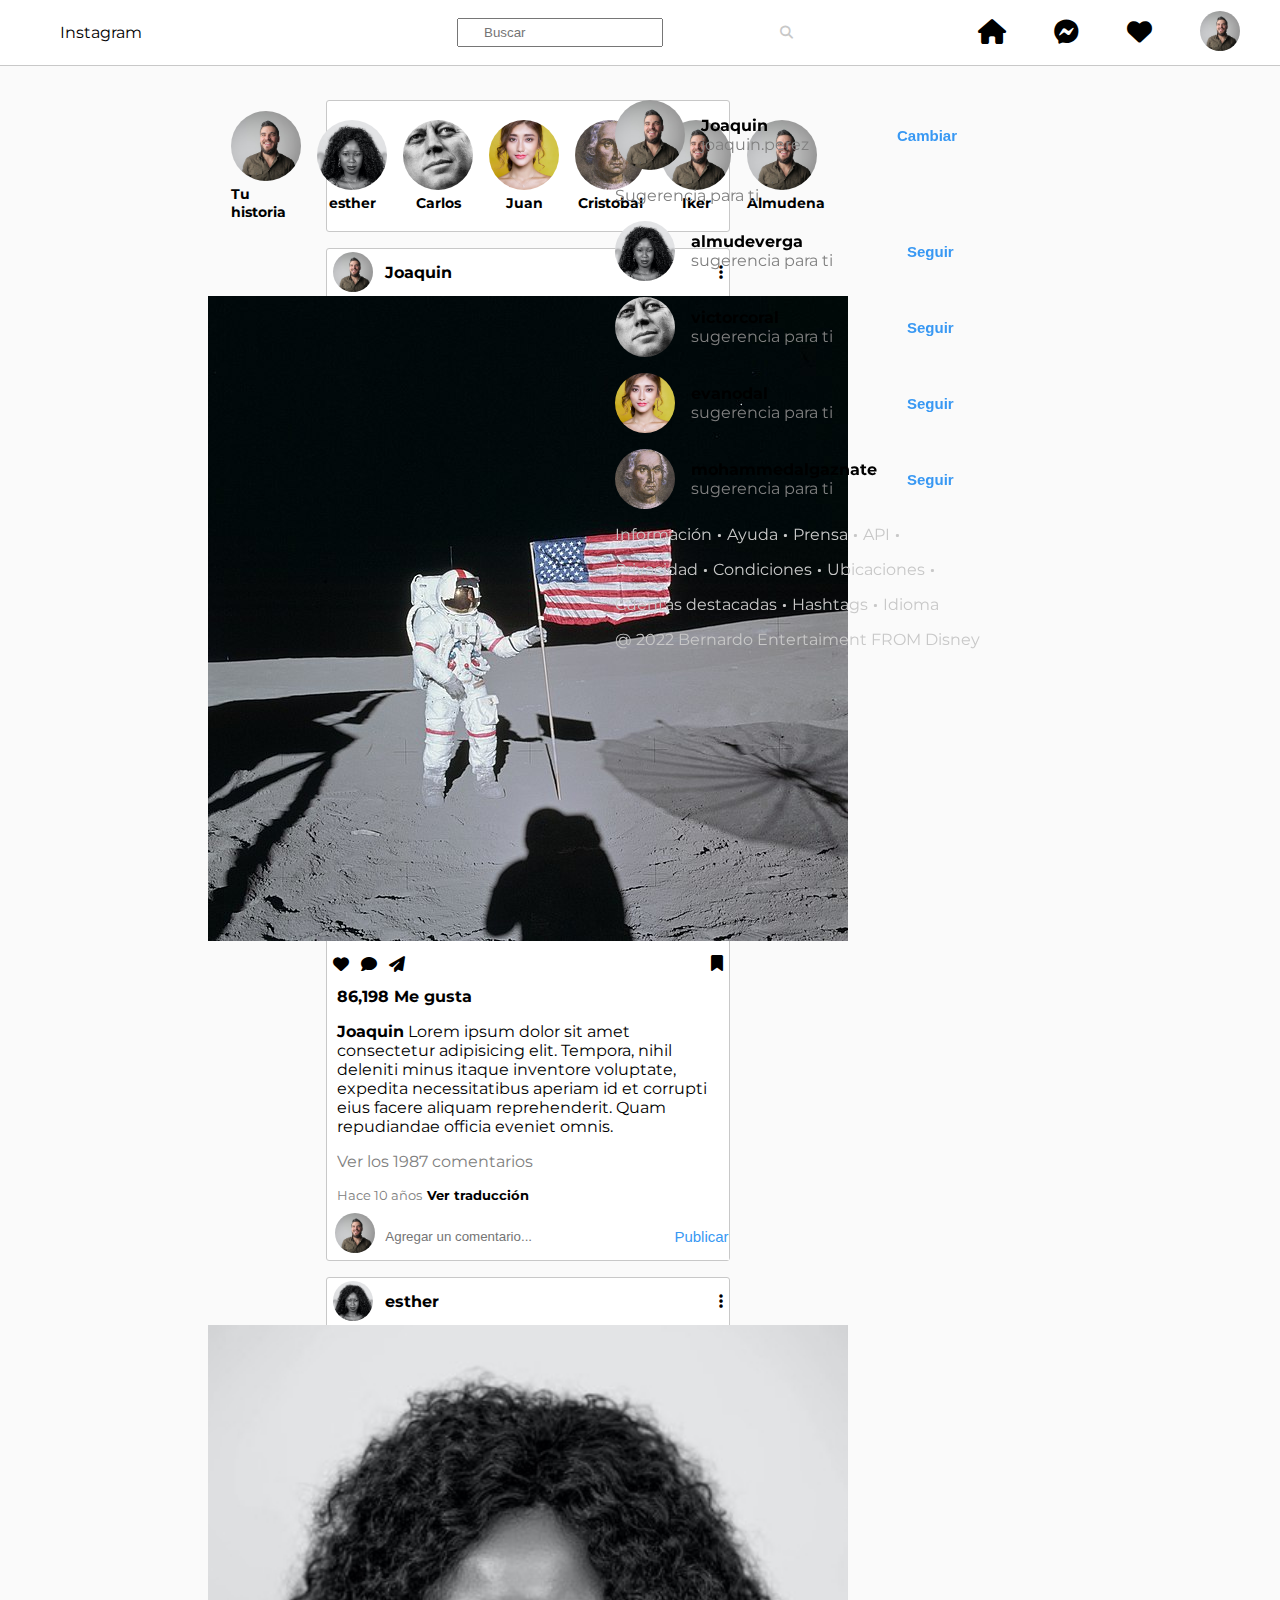
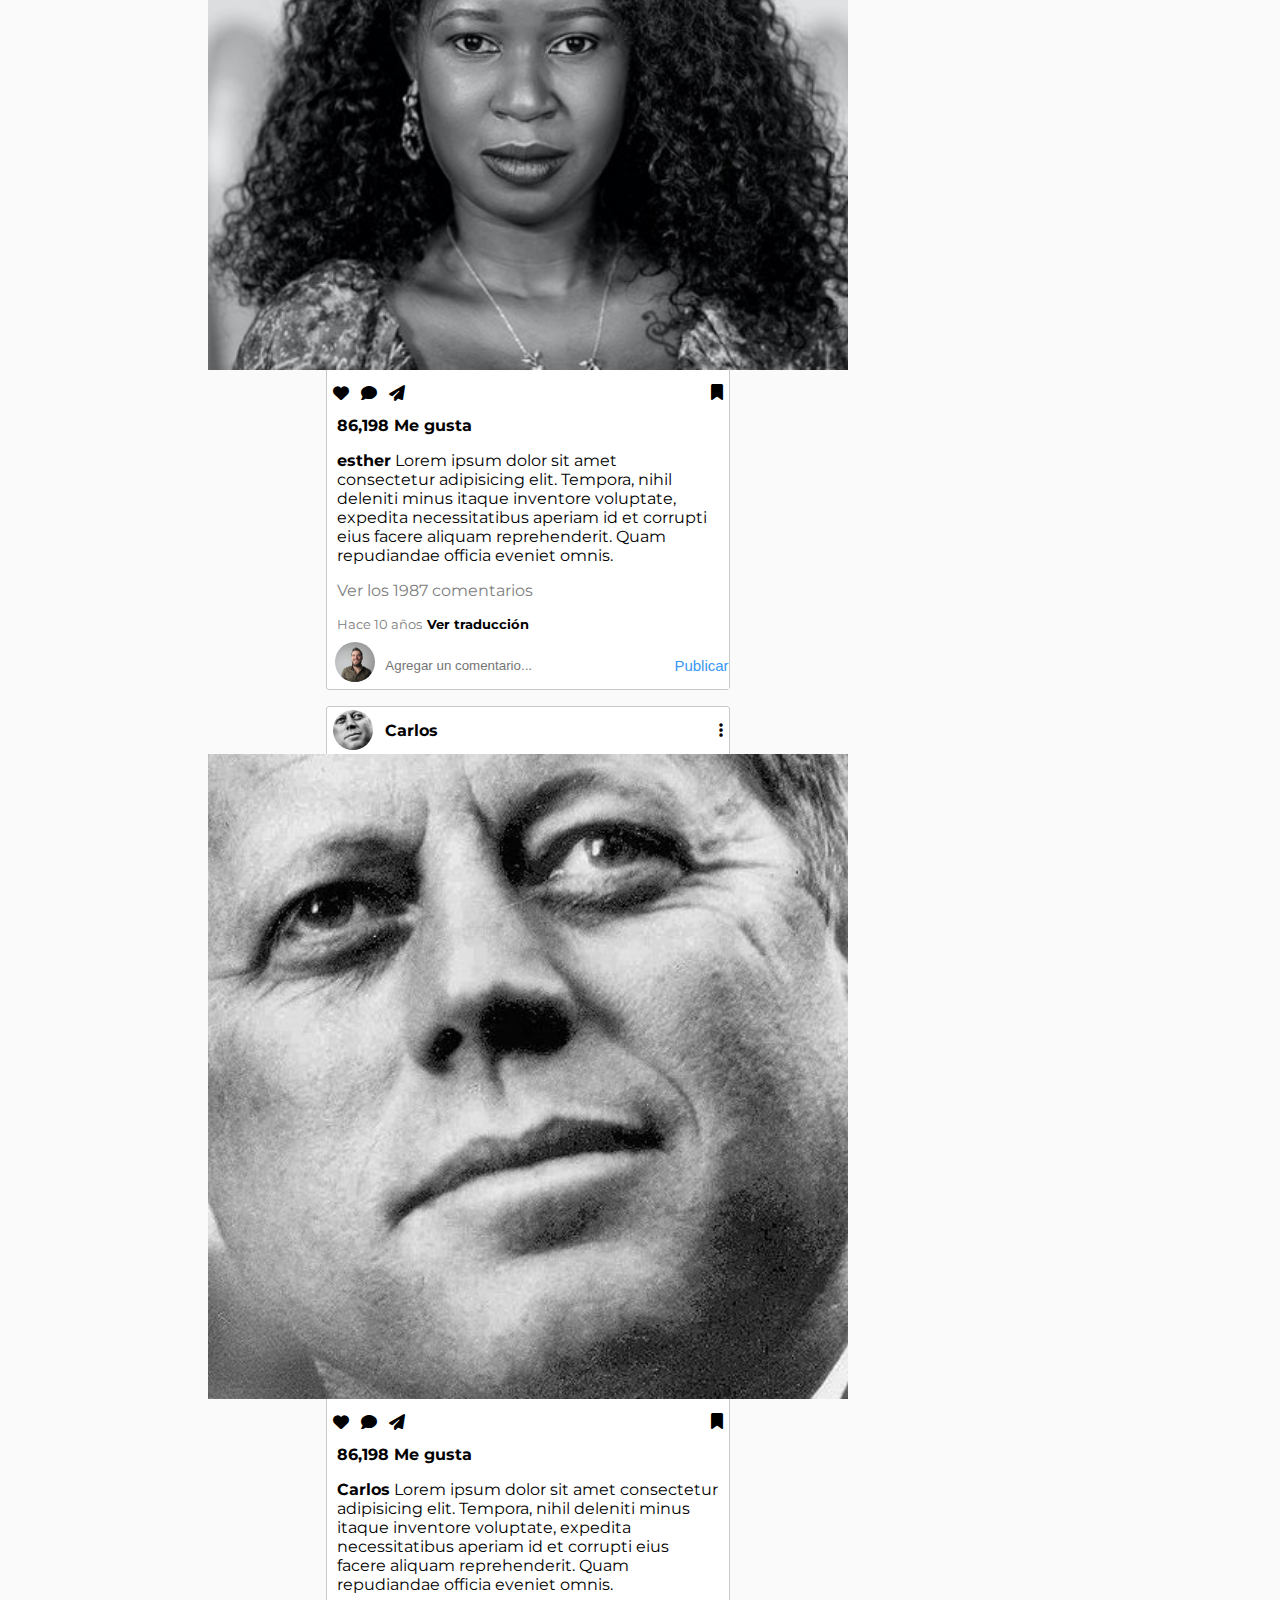
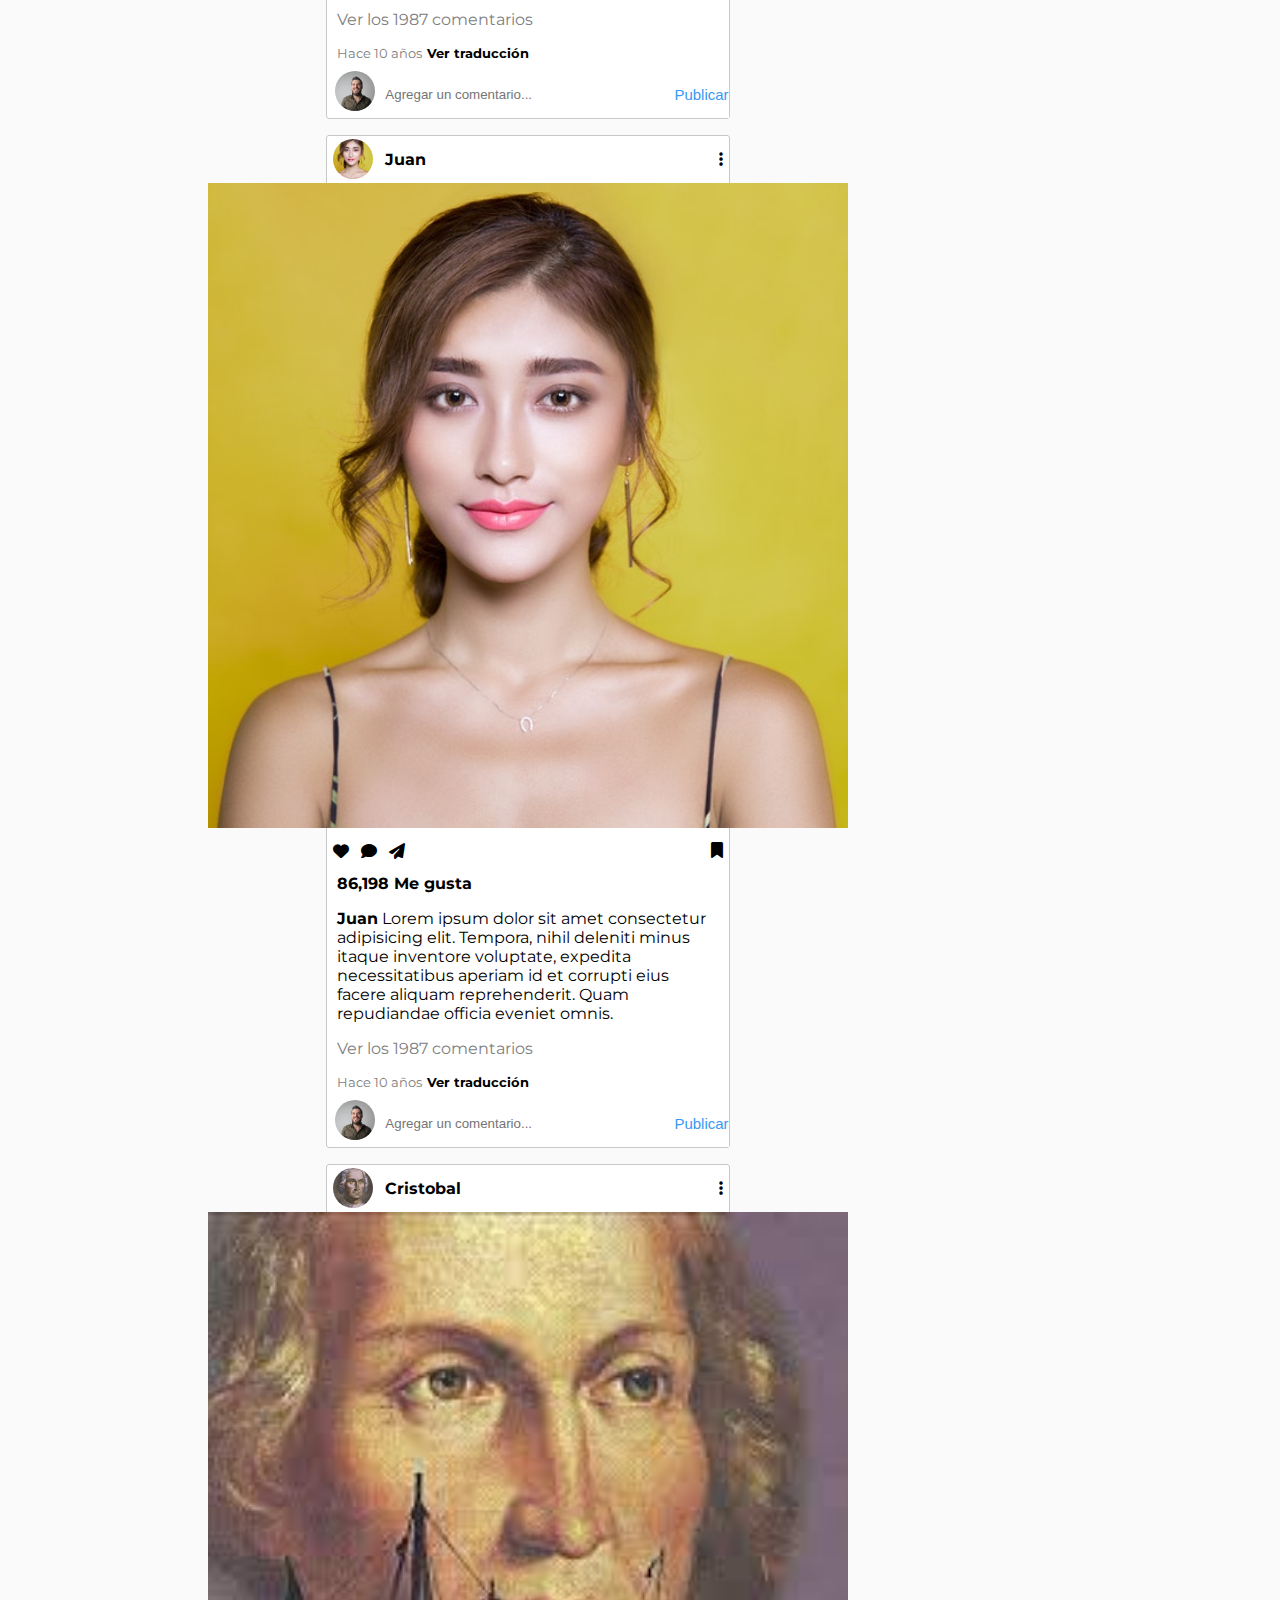
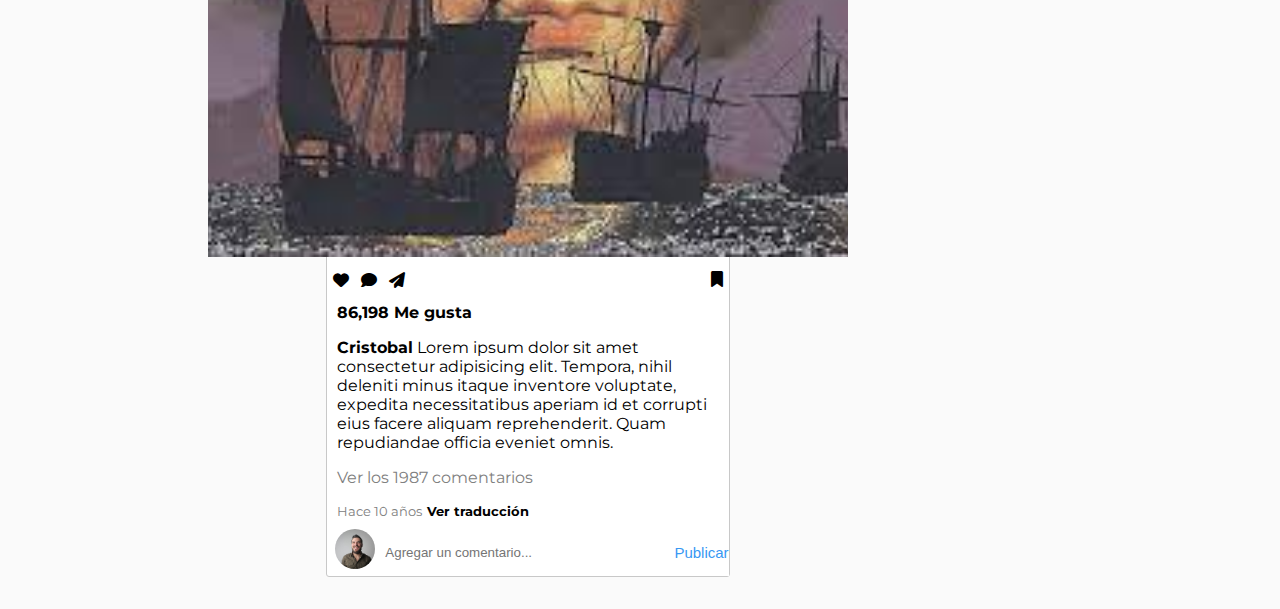
<file: Index.html>
<!DOCTYPE html>
<html lang="es">

<head>
    <meta charset="UTF-8">
    <meta http-equiv="X-UA-Compatible" content="IE=edge">
    <meta name="viewport" content="width=device-width, initial-scale=1.0">
    <title>Inicio</title>
    <link rel="stylesheet" href="style.css">
    <link rel="stylesheet" href="https://cdnjs.cloudflare.com/ajax/libs/font-awesome/6.1.1/css/all.min.css">
    <link href="https://fonts.googleapis.com/css2?family=Montserrat:ital,wght@0,100;0,200;0,300;1,100;1,200;1,300&display=swap" rel="stylesheet">
</head>

<body>

    <!--Cabezera-->

    <header class="cabeza margin-cabezera">
        <a class="hypervinculos" href="./Index.html"><p class="clicker">Instagram</p></a>
        <div class="center">
            <i class="fa-solid fa-magnifying-glass lupa"></i>
            <input class="border buscador-principal" type="buscador" placeholder="Buscar">
        </div>
        <div class="gap-cabezera">
            <a href="./Index.html"><i class="fa-solid fa-house iconos-cabezera clicker hypervinculos"></i></a>
            <i class="fa-brands fa-facebook-messenger iconos-cabezera clicker"></i>
            <i class="fa-solid fa-heart iconos-cabezera clicker"></i>
            <a href="./perfil.html"><img class="tamaño-perfil-foto clicker" src="./imagenes/josema.jpg" alt=""></a>
        </div>
    </header>

    <!--Historias-->

    <main class="flex-column background2 padding-cuerpo">
        <div class="flex padding">

            <div class="flex-column center gap">
                <div class="historias background-cuadro margin-top">
                    <div class="historia">
                        <img class="fotos-historias clicker" src="./imagenes/josema.jpg" alt="">
                        <p class="center historia-texto"><b>Tu historia</b></p>
                    </div>
                    <div class="historia">
                        <img class="fotos-historias clicker" src="./imagenes/africa.jpg" alt="">
                        <p class="center historia-texto"><b>esther</b></p>
                    </div>
                    <div class="historia">
                        <img class="fotos-historias clicker" src="./imagenes/kenedyperfil.jpg" alt="">
                        <p class="center historia-texto"><b>Carlos</b></p>
                    </div>
                    <div class="historia">
                        <img class="fotos-historias clicker" src="./imagenes/pacoperfil.jpg" alt="">
                        <p class="center historia-texto"><b>Juan</b></p>
                    </div>
                    <div class="historia">
                        <img class="fotos-historias clicker" src="./imagenes/Cristobal.jpg" alt="">
                        <p class="center historia-texto"><b>Cristobal</b></p>
                    </div>
                    <div class="historia">
                        <img class="fotos-historias clicker" src="./imagenes/josema.jpg" alt="">
                        <p class="center historia-texto"><b>Iker</b></p>
                    </div>
                    <div class="historia">
                        <img class="fotos-historias clicker" src="./imagenes/josema.jpg" alt="">
                        <p class="center historia-texto"><b>Almudena</b></p>
                    </div>
                </div>

                <!--Fotos-->

                <div class="cuadro flex-column borde background-cuadro">
                    <div class="flex between altura">
                        <div class="left clicker">
                            <img class="tamaño-perfil-foto" src="./imagenes/josema.jpg" alt="">
                            <p class="alineacion"><b>Joaquin</b></p>
                        </div>
                        <div class="right clicker">
                            <i class="fa-solid fa-ellipsis-vertical"></i>
                        </div>
                    </div>

                    <picture>
                        <img class="img" src="./imagenes/Apollo_14.jpg" alt="">
                    </picture>

                    <div class="flex between altura">
                        <div class="left">
                            <i class="fa-solid fa-heart clicker"></i>
                            <i class="fa-solid fa-comment clicker"></i>
                            <i class="fa-solid fa-paper-plane clicker"></i>
                        </div>
                        <div class="rigth">
                            <i class="fa-solid fa-bookmark clicker"></i>
                        </div>
                    </div>

                    <div class="flex-column gap margin-zona-de-comentarios">
                        <p><b>86,198 Me gusta</b></p>
                        <p><b class="clicker">Joaquin</b> Lorem ipsum dolor sit amet consectetur adipisicing elit. Tempora, nihil deleniti
                            minus
                            itaque inventore voluptate, expedita necessitatibus aperiam id et corrupti eius facere
                            aliquam
                            reprehenderit. Quam repudiandae officia eveniet omnis.</p>
                        <p class="gris clicker">Ver los 1987 comentarios</p>
                        <div class="flex mini-gap">
                            <p class="gris descripcion-años">Hace 10 años</p>
                            <p class="clicker descripcion-años"><b>Ver traducción</b></p>
                        </div>
                    </div>

                    <div class="flex tamaño-comentarios">
                        <img class="tamaño-perfil-foto clicker margin-comentarios" src="./imagenes/josema.jpg" alt="">
                        <input class="comentarios" type="text" placeholder="Agregar un comentario...">
                        <button class="boton clicker">Publicar</button>
                    </div>
                </div>

                <div class="cuadro flex-column borde background-cuadro">
                    <div class="flex between altura">
                        <div class="left clicker">
                            <img class="tamaño-perfil-foto" src="./imagenes/africa.jpg" alt="">
                            <p class="alineacion"><b>esther</b></p>
                        </div>
                        <div class="right clicker">
                            <i class="fa-solid fa-ellipsis-vertical"></i>
                        </div>
                    </div>

                    <picture>
                        <img class="img" src="./imagenes/africa.jpg" alt="">
                    </picture>

                    <div class="flex between altura">
                        <div class="left">
                            <i class="fa-solid fa-heart clicker"></i>
                            <i class="fa-solid fa-comment clicker"></i>
                            <i class="fa-solid fa-paper-plane clicker"></i>
                        </div>
                        <div class="rigth">
                            <i class="fa-solid fa-bookmark clicker"></i>
                        </div>
                    </div>

                    <div class="flex-column gap margin-zona-de-comentarios">
                        <p><b>86,198 Me gusta</b></p>
                        <p><b class="clicker">esther</b> Lorem ipsum dolor sit amet consectetur adipisicing elit. Tempora, nihil deleniti
                            minus
                            itaque inventore voluptate, expedita necessitatibus aperiam id et corrupti eius facere
                            aliquam
                            reprehenderit. Quam repudiandae officia eveniet omnis.</p>
                        <p class="gris clicker">Ver los 1987 comentarios</p>
                        <div class="flex mini-gap">
                            <p class="gris descripcion-años">Hace 10 años</p>
                            <p class="clicker descripcion-años"><b>Ver traducción</b></p>
                        </div>
                    </div>

                    <div class="flex tamaño-comentarios">
                        <img class="tamaño-perfil-foto clicker margin-comentarios" src="./imagenes/josema.jpg" alt="">
                        <input class="comentarios" type="text" placeholder="Agregar un comentario...">
                        <button class="boton clicker">Publicar</button>
                    </div>
                </div>

                <div class="cuadro flex-column borde background-cuadro">
                    <div class="flex between altura">
                        <div class="left clicker">
                            <img class="tamaño-perfil-foto" src="./imagenes/kenedyperfil.jpg" alt="">
                            <p class="alineacion"><b>Carlos</b></p>
                        </div>
                        <div class="right clicker">
                            <i class="fa-solid fa-ellipsis-vertical"></i>
                        </div>
                    </div>

                    <picture>
                        <img class="img" src="./imagenes/kenedyperfil.jpg" alt="">
                    </picture>

                    <div class="flex between altura">
                        <div class="left">
                            <i class="fa-solid fa-heart clicker"></i>
                            <i class="fa-solid fa-comment clicker"></i>
                            <i class="fa-solid fa-paper-plane clicker"></i>
                        </div>
                        <div class="rigth">
                            <i class="fa-solid fa-bookmark clicker"></i>
                        </div>
                    </div>

                    <div class="flex-column gap margin-zona-de-comentarios">
                        <p><b>86,198 Me gusta</b></p>
                        <p><b class="clicker">Carlos</b> Lorem ipsum dolor sit amet consectetur adipisicing elit. Tempora, nihil deleniti
                            minus
                            itaque inventore voluptate, expedita necessitatibus aperiam id et corrupti eius facere
                            aliquam
                            reprehenderit. Quam repudiandae officia eveniet omnis.</p>
                        <p class="gris clicker">Ver los 1987 comentarios</p>
                        <div class="flex mini-gap">
                            <p class="gris descripcion-años">Hace 10 años</p>
                            <p class="clicker descripcion-años"><b>Ver traducción</b></p>
                        </div>
                    </div>

                    <div class="flex tamaño-comentarios">
                        <img class="tamaño-perfil-foto clicker margin-comentarios" src="./imagenes/josema.jpg" alt="">
                        <input class="comentarios" type="text" placeholder="Agregar un comentario...">
                        <button class="boton clicker">Publicar</button>
                    </div>
                </div>

                <div class="cuadro flex-column borde background-cuadro">
                    <div class="flex between altura">
                        <div class="left clicker">
                            <img class="tamaño-perfil-foto" src="./imagenes/pacoperfil.jpg" alt="">
                            <p class="alineacion"><b>Juan</b></p>
                        </div>
                        <div class="right clicker">
                            <i class="fa-solid fa-ellipsis-vertical"></i>
                        </div>
                    </div>

                    <picture>
                        <img class="img" src="./imagenes/paco.jpg" alt="">
                    </picture>

                    <div class="flex between altura">
                        <div class="left">
                            <i class="fa-solid fa-heart clicker"></i>
                            <i class="fa-solid fa-comment clicker"></i>
                            <i class="fa-solid fa-paper-plane clicker"></i>
                        </div>
                        <div class="rigth">
                            <i class="fa-solid fa-bookmark clicker"></i>
                        </div>
                    </div>

                    <div class="flex-column gap margin-zona-de-comentarios">
                        <p><b>86,198 Me gusta</b></p>
                        <p><b class="clicker">Juan</b> Lorem ipsum dolor sit amet consectetur adipisicing elit. Tempora, nihil deleniti
                            minus
                            itaque inventore voluptate, expedita necessitatibus aperiam id et corrupti eius facere
                            aliquam
                            reprehenderit. Quam repudiandae officia eveniet omnis.</p>
                        <p class="gris clicker">Ver los 1987 comentarios</p>
                        <div class="flex mini-gap">
                            <p class="gris descripcion-años">Hace 10 años</p>
                            <p class="clicker descripcion-años"><b>Ver traducción</b></p>
                        </div>
                    </div>

                    <div class="flex tamaño-comentarios">
                        <img class="tamaño-perfil-foto clicker margin-comentarios" src="./imagenes/josema.jpg" alt="">
                        <input class="comentarios" type="text" placeholder="Agregar un comentario...">
                        <button class="boton clicker">Publicar</button>
                    </div>
                </div>

                <div class="cuadro flex-column borde background-cuadro">
                    <div class="flex between altura">
                        <div class="left clicker">
                            <img class="tamaño-perfil-foto" src="./imagenes/Cristobal.jpg" alt="">
                            <p class="alineacion"><b>Cristobal</b></p>
                        </div>
                        <div class="right clicker">
                            <i class="fa-solid fa-ellipsis-vertical"></i>
                        </div>
                    </div>

                    <picture>
                        <img class="img" src="./imagenes/encontre.jpg" alt="">
                    </picture>

                    <div class="flex between altura">
                        <div class="left">
                            <i class="fa-solid fa-heart clicker"></i>
                            <i class="fa-solid fa-comment clicker"></i>
                            <i class="fa-solid fa-paper-plane clicker"></i>
                        </div>
                        <div class="rigth">
                            <i class="fa-solid fa-bookmark clicker"></i>
                        </div>
                    </div>

                    <div class="flex-column gap margin-zona-de-comentarios">
                        <p><b>86,198 Me gusta</b></p>
                        <p><b class="clicker">Cristobal</b> Lorem ipsum dolor sit amet consectetur adipisicing elit. Tempora, nihil deleniti
                            minus
                            itaque inventore voluptate, expedita necessitatibus aperiam id et corrupti eius facere
                            aliquam
                            reprehenderit. Quam repudiandae officia eveniet omnis.</p>
                        <p class="gris clicker">Ver los 1987 comentarios</p>
                        <div class="flex mini-gap">
                            <p class="gris descripcion-años">Hace 10 años</p>
                            <p class="clicker descripcion-años"><b>Ver traducción</b></p>
                        </div>
                    </div>

                    <div class="flex tamaño-comentarios">
                        <img class="tamaño-perfil-foto clicker margin-comentarios" src="./imagenes/josema.jpg" alt="">
                        <input class="comentarios" type="text" placeholder="Agregar un comentario...">
                        <button class="boton clicker">Publicar</button>
                    </div>
                </div>
            </div>

            <!--Usuarios laterales-->

            <div class="flex-column gap barra-lateral">
                <div class="flex gap">
                    <img class="fotos-laterales-princi clicker" src="./imagenes/josema.jpg" alt="">
                    <div class="flex-column centrador texto-lateral-principal">
                        <p class="clicker"><b>Joaquin</b></p>
                        <p class="gris">joaquin.perez</p>
                    </div>
                    <button class="boton clicker background2"><b>Cambiar</b></button>
                </div>
                <p class="gris">Sugerencia para ti</p>
                <div class="flex gap">
                    <img class="fotos-laterales clicker" src="./imagenes/africa.jpg" alt="">
                    <div class="flex-column centrador texto-lateral">
                        <p class="clicker"><b>almudeverga</b></p>
                        <p class="gris">sugerencia para ti</p>
                    </div>
                    <button class="boton clicker background2"><b>Seguir</b></button>
                </div>
                <div class="flex gap">
                    <img class="fotos-laterales clicker" src="./imagenes/kenedyperfil.jpg" alt="">
                    <div class="flex-column centrador texto-lateral">
                        <p class="clicker"><b>victorcoral</b></p>
                        <p class="gris">sugerencia para ti</p>
                    </div>
                    <button class="boton clicker background2"><b>Seguir</b></button>
                </div>
                <div class="flex gap">
                    <img class="fotos-laterales clicker" src="./imagenes/pacoperfil.jpg" alt="">
                    <div class="flex-column centrador texto-lateral">
                        <p class="clicker"><b>evanodal</b></p>
                        <p class="gris">sugerencia para ti</p>
                    </div>
                    <button class="boton clicker background2"><b>Seguir</b></button>
                </div>
                <div class="flex gap">
                    <img class="fotos-laterales clicker" src="./imagenes/Cristobal.jpg" alt="">
                    <div class="flex-column centrador texto-lateral">
                        <p class="clicker"><b>mohammedalgaznate</b></p>
                        <p class="gris">sugerencia para ti</p>
                    </div>
                    <button class="boton clicker background2"><b>Seguir</b></button>
                </div>

                <div class="flex gris-claro mini-gap">
                    <p class="clicker texto-lateral-bajo">Información</p>
                    <p><b>·</b></p>
                    <p class="clicker texto-lateral-bajo">Ayuda</p>
                    <p><b>·</b></p>
                    <p class="clicker texto-lateral-bajo">Prensa</p>
                    <p><b>·</b></p>
                    <p class="clicker texto-lateral-bajo">API</p>
                    <p><b>·</b></p>
                </div>
                <div class="flex gris-claro mini-gap">
                    <p class="clicker texto-lateral-bajo">Privacidad</p>
                    <p><b>·</b></p>
                    <p class="clicker texto-lateral-bajo">Condiciones</p>
                    <p><b>·</b></p>
                    <p class="clicker texto-lateral-bajo">Ubicaciones</p>
                    <p><b>·</b></p>
                </div>
                <div class="flex gris-claro mini-gap">
                    <p class="clicker texto-lateral-bajo">Cuentas destacadas</p>
                    <p><b>·</b></p>
                    <p class="clicker texto-lateral-bajo">Hashtags</p>
                    <p><b>·</b></p>
                    <p class="clicker texto-lateral-bajo">Idioma</p>
                </div>
                <div class="flex gris-claro">
                    <p>@ 2022 Bernardo Entertaiment FROM Disney</p>
                </div>
            </div>
        </div>
    </main>

    <footer>

    </footer>

</body>

</html>
</file>
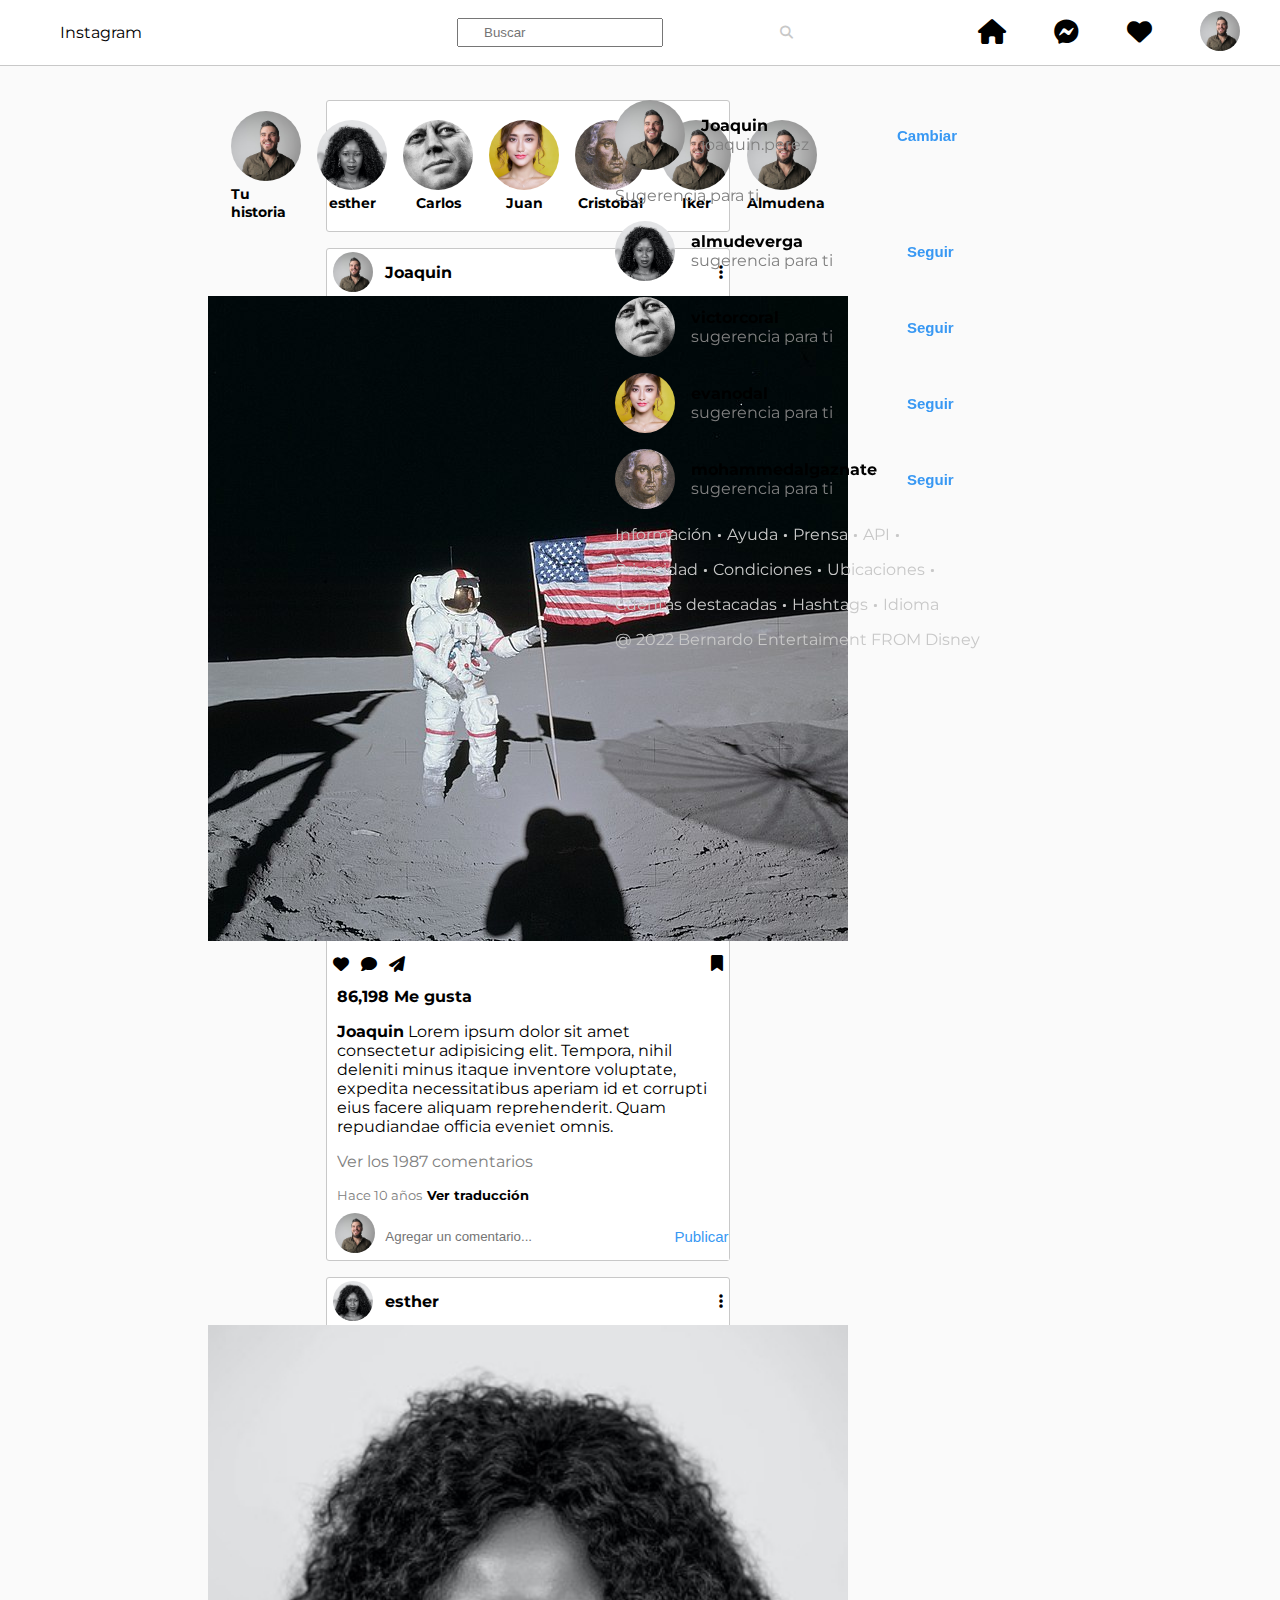
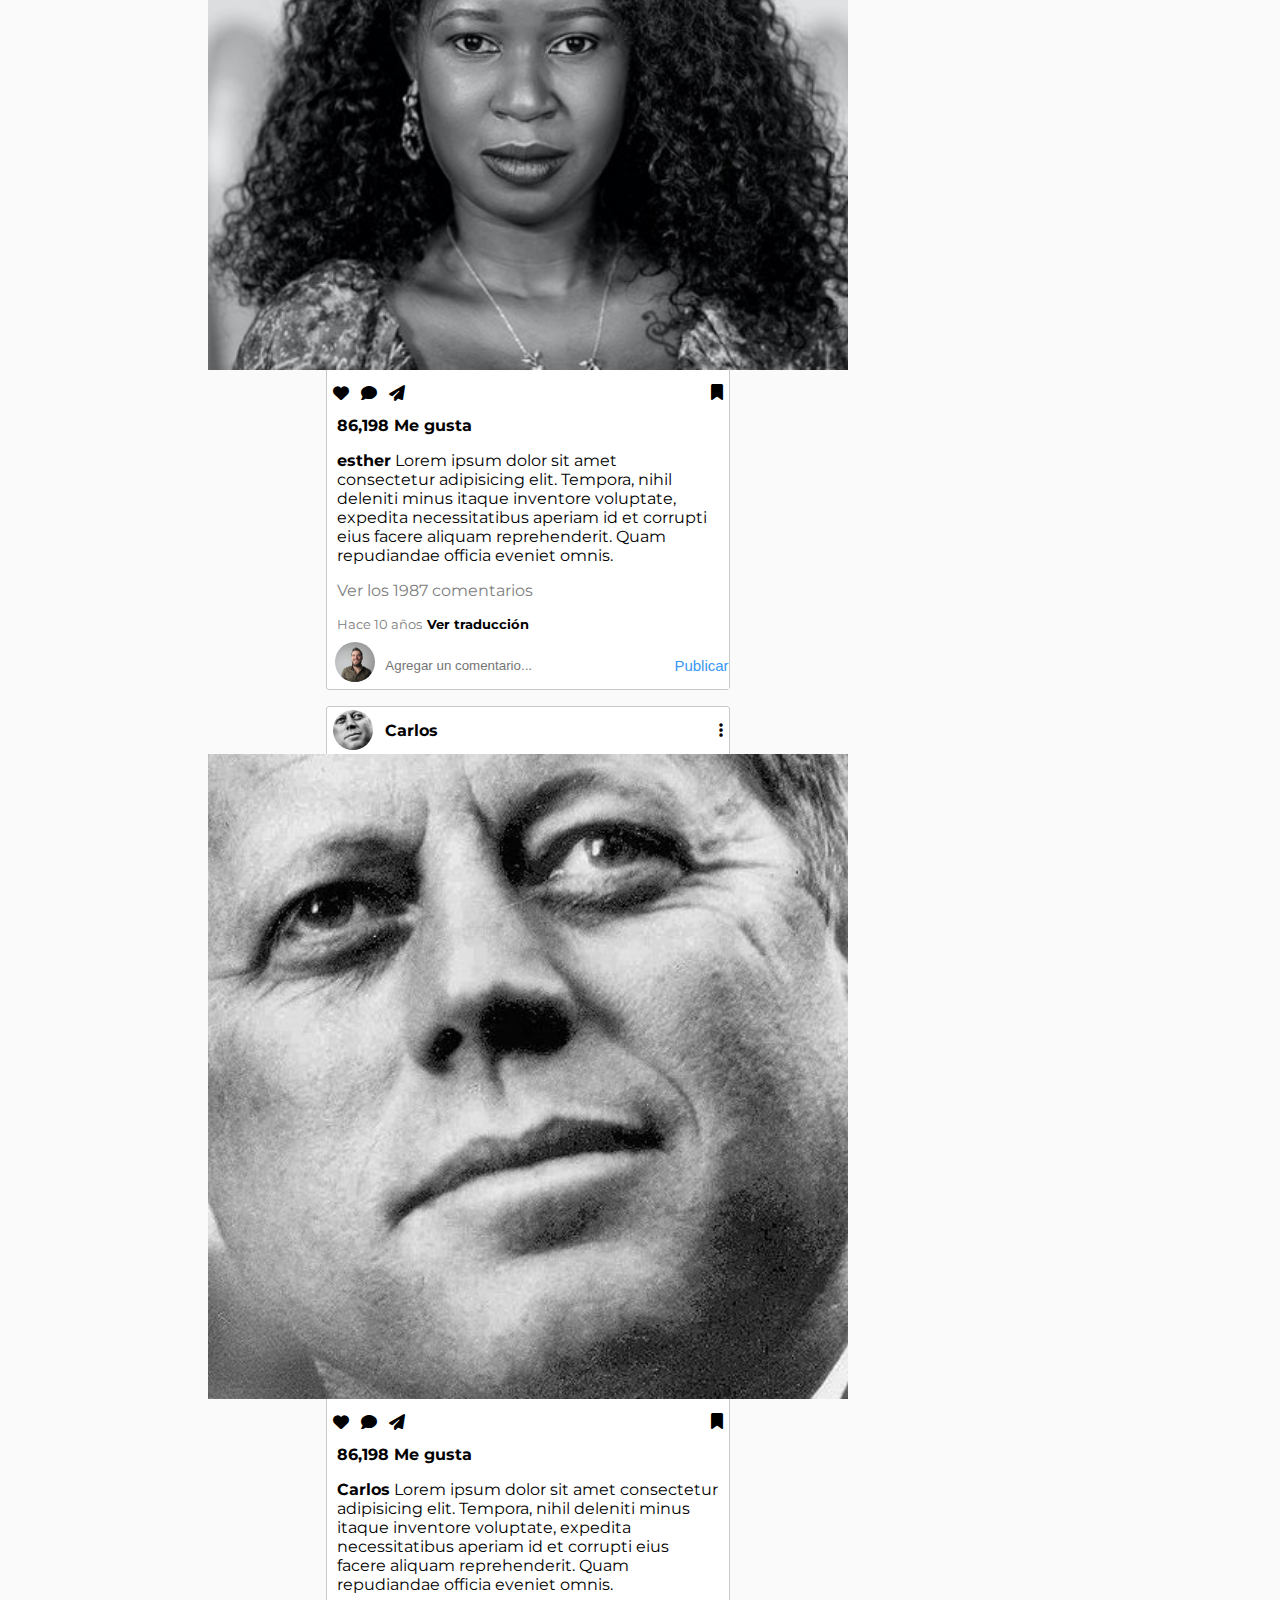
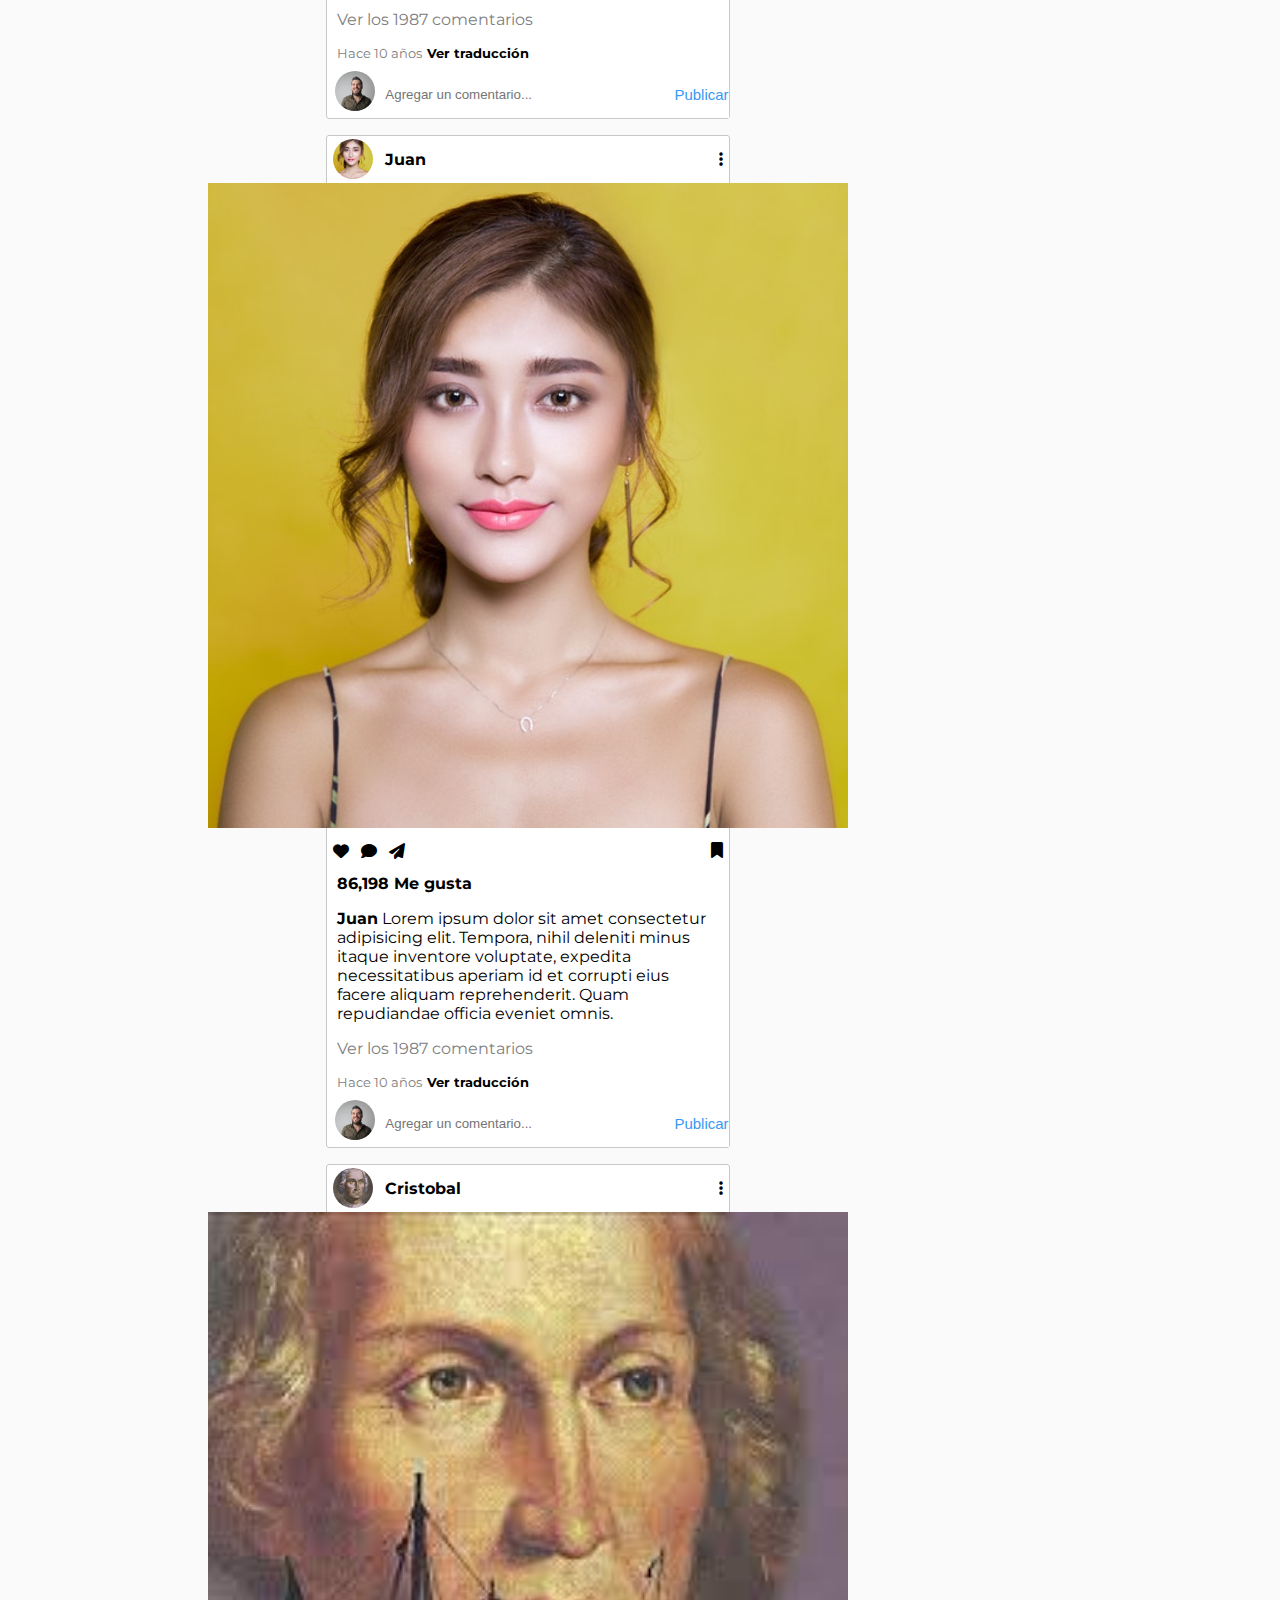
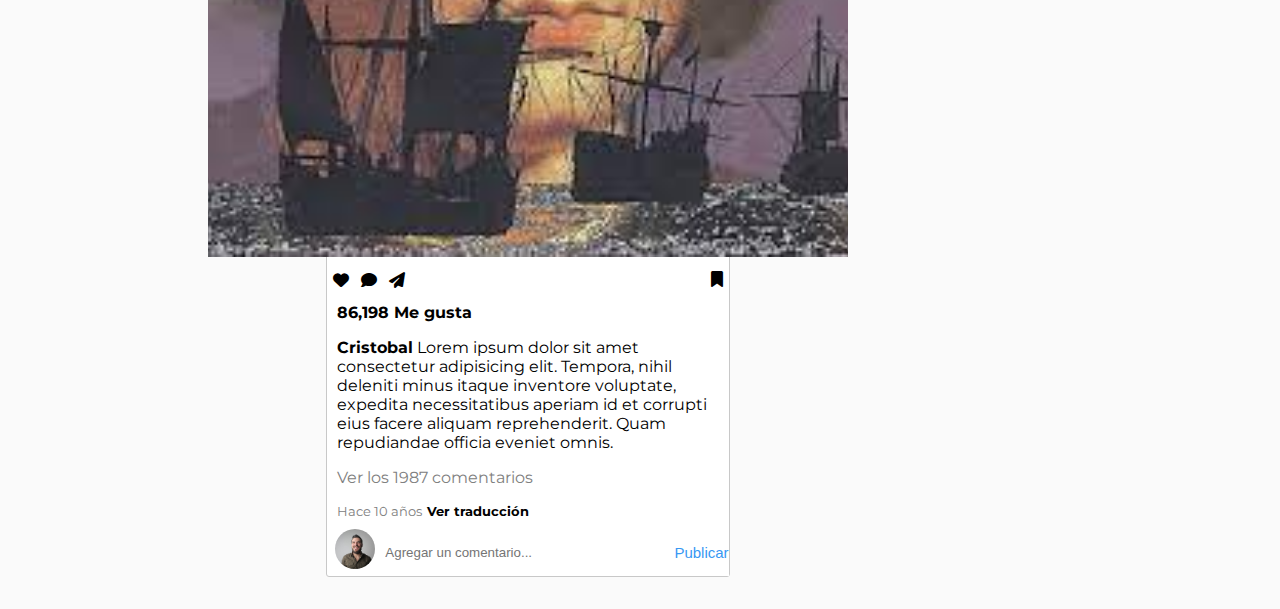
<file: index.html>
<!DOCTYPE html>
<html lang="es">

<head>
    <meta charset="UTF-8">
    <meta http-equiv="X-UA-Compatible" content="IE=edge">
    <meta name="viewport" content="width=device-width, initial-scale=1.0">
    <title>Inicio</title>
    <link rel="stylesheet" href="./style.css">
    <link rel="stylesheet" href="https://cdnjs.cloudflare.com/ajax/libs/font-awesome/6.1.1/css/all.min.css">
    <link href="https://fonts.googleapis.com/css2?family=Montserrat:ital,wght@0,100;0,200;0,300;1,100;1,200;1,300&display=swap" rel="stylesheet">
</head>

<body>

    <!--Cabezera-->

    <header class="cabeza margin-cabezera">
        <a class="hypervinculos" href="./index.html"><p class="clicker">Instagram</p></a>
        <div class="center">
            <i class="fa-solid fa-magnifying-glass lupa"></i>
            <input class="border buscador-principal" type="buscador" placeholder="Buscar">
        </div>
        <div class="gap-cabezera">
            <a href="./index.html"><i class="fa-solid fa-house iconos-cabezera clicker hypervinculos"></i></a>
            <i class="fa-brands fa-facebook-messenger iconos-cabezera clicker"></i>
            <i class="fa-solid fa-heart iconos-cabezera clicker"></i>
            <a href="./perfil.html"><img class="tamaño-perfil-foto clicker" src="./imagenes/josema.jpg" alt=""></a>
        </div>
    </header>

    <!--Historias-->

    <main class="flex-column background2 padding-cuerpo">
        <div class="flex padding">

            <div class="flex-column center gap">
                <div class="historias background-cuadro margin-top">
                    <div class="historia">
                        <img class="fotos-historias clicker" src="./imagenes/josema.jpg" alt="">
                        <p class="center historia-texto"><b>Tu historia</b></p>
                    </div>
                    <div class="historia">
                        <img class="fotos-historias clicker" src="./imagenes/africa.jpg" alt="">
                        <p class="center historia-texto"><b>esther</b></p>
                    </div>
                    <div class="historia">
                        <img class="fotos-historias clicker" src="./imagenes/kenedyperfil.jpg" alt="">
                        <p class="center historia-texto"><b>Carlos</b></p>
                    </div>
                    <div class="historia">
                        <img class="fotos-historias clicker" src="./imagenes/pacoperfil.jpg" alt="">
                        <p class="center historia-texto"><b>Juan</b></p>
                    </div>
                    <div class="historia">
                        <img class="fotos-historias clicker" src="./imagenes/Cristobal.jpg" alt="">
                        <p class="center historia-texto"><b>Cristobal</b></p>
                    </div>
                    <div class="historia">
                        <img class="fotos-historias clicker" src="./imagenes/josema.jpg" alt="">
                        <p class="center historia-texto"><b>Iker</b></p>
                    </div>
                    <div class="historia">
                        <img class="fotos-historias clicker" src="./imagenes/josema.jpg" alt="">
                        <p class="center historia-texto"><b>Almudena</b></p>
                    </div>
                </div>

                <!--Fotos-->

                <div class="cuadro flex-column borde background-cuadro">
                    <div class="flex between altura">
                        <div class="left clicker">
                            <img class="tamaño-perfil-foto" src="./imagenes/josema.jpg" alt="">
                            <p class="alineacion"><b>Joaquin</b></p>
                        </div>
                        <div class="right clicker">
                            <i class="fa-solid fa-ellipsis-vertical"></i>
                        </div>
                    </div>

                    <picture>
                        <img class="img" src="./imagenes/Apollo_14.jpg" alt="">
                    </picture>

                    <div class="flex between altura">
                        <div class="left">
                            <i class="fa-solid fa-heart clicker"></i>
                            <i class="fa-solid fa-comment clicker"></i>
                            <i class="fa-solid fa-paper-plane clicker"></i>
                        </div>
                        <div class="rigth">
                            <i class="fa-solid fa-bookmark clicker"></i>
                        </div>
                    </div>

                    <div class="flex-column gap margin-zona-de-comentarios">
                        <p><b>86,198 Me gusta</b></p>
                        <p><b class="clicker">Joaquin</b> Lorem ipsum dolor sit amet consectetur adipisicing elit. Tempora, nihil deleniti
                            minus
                            itaque inventore voluptate, expedita necessitatibus aperiam id et corrupti eius facere
                            aliquam
                            reprehenderit. Quam repudiandae officia eveniet omnis.</p>
                        <p class="gris clicker">Ver los 1987 comentarios</p>
                        <div class="flex mini-gap">
                            <p class="gris descripcion-años">Hace 10 años</p>
                            <p class="clicker descripcion-años"><b>Ver traducción</b></p>
                        </div>
                    </div>

                    <div class="flex tamaño-comentarios">
                        <img class="tamaño-perfil-foto clicker margin-comentarios" src="./imagenes/josema.jpg" alt="">
                        <input class="comentarios" type="text" placeholder="Agregar un comentario...">
                        <button class="boton clicker">Publicar</button>
                    </div>
                </div>

                <div class="cuadro flex-column borde background-cuadro">
                    <div class="flex between altura">
                        <div class="left clicker">
                            <img class="tamaño-perfil-foto" src="./imagenes/africa.jpg" alt="">
                            <p class="alineacion"><b>esther</b></p>
                        </div>
                        <div class="right clicker">
                            <i class="fa-solid fa-ellipsis-vertical"></i>
                        </div>
                    </div>

                    <picture>
                        <img class="img" src="./imagenes/africa.jpg" alt="">
                    </picture>

                    <div class="flex between altura">
                        <div class="left">
                            <i class="fa-solid fa-heart clicker"></i>
                            <i class="fa-solid fa-comment clicker"></i>
                            <i class="fa-solid fa-paper-plane clicker"></i>
                        </div>
                        <div class="rigth">
                            <i class="fa-solid fa-bookmark clicker"></i>
                        </div>
                    </div>

                    <div class="flex-column gap margin-zona-de-comentarios">
                        <p><b>86,198 Me gusta</b></p>
                        <p><b class="clicker">esther</b> Lorem ipsum dolor sit amet consectetur adipisicing elit. Tempora, nihil deleniti
                            minus
                            itaque inventore voluptate, expedita necessitatibus aperiam id et corrupti eius facere
                            aliquam
                            reprehenderit. Quam repudiandae officia eveniet omnis.</p>
                        <p class="gris clicker">Ver los 1987 comentarios</p>
                        <div class="flex mini-gap">
                            <p class="gris descripcion-años">Hace 10 años</p>
                            <p class="clicker descripcion-años"><b>Ver traducción</b></p>
                        </div>
                    </div>

                    <div class="flex tamaño-comentarios">
                        <img class="tamaño-perfil-foto clicker margin-comentarios" src="./imagenes/josema.jpg" alt="">
                        <input class="comentarios" type="text" placeholder="Agregar un comentario...">
                        <button class="boton clicker">Publicar</button>
                    </div>
                </div>

                <div class="cuadro flex-column borde background-cuadro">
                    <div class="flex between altura">
                        <div class="left clicker">
                            <img class="tamaño-perfil-foto" src="./imagenes/kenedyperfil.jpg" alt="">
                            <p class="alineacion"><b>Carlos</b></p>
                        </div>
                        <div class="right clicker">
                            <i class="fa-solid fa-ellipsis-vertical"></i>
                        </div>
                    </div>

                    <picture>
                        <img class="img" src="./imagenes/kenedyperfil.jpg" alt="">
                    </picture>

                    <div class="flex between altura">
                        <div class="left">
                            <i class="fa-solid fa-heart clicker"></i>
                            <i class="fa-solid fa-comment clicker"></i>
                            <i class="fa-solid fa-paper-plane clicker"></i>
                        </div>
                        <div class="rigth">
                            <i class="fa-solid fa-bookmark clicker"></i>
                        </div>
                    </div>

                    <div class="flex-column gap margin-zona-de-comentarios">
                        <p><b>86,198 Me gusta</b></p>
                        <p><b class="clicker">Carlos</b> Lorem ipsum dolor sit amet consectetur adipisicing elit. Tempora, nihil deleniti
                            minus
                            itaque inventore voluptate, expedita necessitatibus aperiam id et corrupti eius facere
                            aliquam
                            reprehenderit. Quam repudiandae officia eveniet omnis.</p>
                        <p class="gris clicker">Ver los 1987 comentarios</p>
                        <div class="flex mini-gap">
                            <p class="gris descripcion-años">Hace 10 años</p>
                            <p class="clicker descripcion-años"><b>Ver traducción</b></p>
                        </div>
                    </div>

                    <div class="flex tamaño-comentarios">
                        <img class="tamaño-perfil-foto clicker margin-comentarios" src="./imagenes/josema.jpg" alt="">
                        <input class="comentarios" type="text" placeholder="Agregar un comentario...">
                        <button class="boton clicker">Publicar</button>
                    </div>
                </div>

                <div class="cuadro flex-column borde background-cuadro">
                    <div class="flex between altura">
                        <div class="left clicker">
                            <img class="tamaño-perfil-foto" src="./imagenes/pacoperfil.jpg" alt="">
                            <p class="alineacion"><b>Juan</b></p>
                        </div>
                        <div class="right clicker">
                            <i class="fa-solid fa-ellipsis-vertical"></i>
                        </div>
                    </div>

                    <picture>
                        <img class="img" src="./imagenes/paco.jpg" alt="">
                    </picture>

                    <div class="flex between altura">
                        <div class="left">
                            <i class="fa-solid fa-heart clicker"></i>
                            <i class="fa-solid fa-comment clicker"></i>
                            <i class="fa-solid fa-paper-plane clicker"></i>
                        </div>
                        <div class="rigth">
                            <i class="fa-solid fa-bookmark clicker"></i>
                        </div>
                    </div>

                    <div class="flex-column gap margin-zona-de-comentarios">
                        <p><b>86,198 Me gusta</b></p>
                        <p><b class="clicker">Juan</b> Lorem ipsum dolor sit amet consectetur adipisicing elit. Tempora, nihil deleniti
                            minus
                            itaque inventore voluptate, expedita necessitatibus aperiam id et corrupti eius facere
                            aliquam
                            reprehenderit. Quam repudiandae officia eveniet omnis.</p>
                        <p class="gris clicker">Ver los 1987 comentarios</p>
                        <div class="flex mini-gap">
                            <p class="gris descripcion-años">Hace 10 años</p>
                            <p class="clicker descripcion-años"><b>Ver traducción</b></p>
                        </div>
                    </div>

                    <div class="flex tamaño-comentarios">
                        <img class="tamaño-perfil-foto clicker margin-comentarios" src="./imagenes/josema.jpg" alt="">
                        <input class="comentarios" type="text" placeholder="Agregar un comentario...">
                        <button class="boton clicker">Publicar</button>
                    </div>
                </div>

                <div class="cuadro flex-column borde background-cuadro">
                    <div class="flex between altura">
                        <div class="left clicker">
                            <img class="tamaño-perfil-foto" src="./imagenes/Cristobal.jpg" alt="">
                            <p class="alineacion"><b>Cristobal</b></p>
                        </div>
                        <div class="right clicker">
                            <i class="fa-solid fa-ellipsis-vertical"></i>
                        </div>
                    </div>

                    <picture>
                        <img class="img" src="./imagenes/encontre.jpg" alt="">
                    </picture>

                    <div class="flex between altura">
                        <div class="left">
                            <i class="fa-solid fa-heart clicker"></i>
                            <i class="fa-solid fa-comment clicker"></i>
                            <i class="fa-solid fa-paper-plane clicker"></i>
                        </div>
                        <div class="rigth">
                            <i class="fa-solid fa-bookmark clicker"></i>
                        </div>
                    </div>

                    <div class="flex-column gap margin-zona-de-comentarios">
                        <p><b>86,198 Me gusta</b></p>
                        <p><b class="clicker">Cristobal</b> Lorem ipsum dolor sit amet consectetur adipisicing elit. Tempora, nihil deleniti
                            minus
                            itaque inventore voluptate, expedita necessitatibus aperiam id et corrupti eius facere
                            aliquam
                            reprehenderit. Quam repudiandae officia eveniet omnis.</p>
                        <p class="gris clicker">Ver los 1987 comentarios</p>
                        <div class="flex mini-gap">
                            <p class="gris descripcion-años">Hace 10 años</p>
                            <p class="clicker descripcion-años"><b>Ver traducción</b></p>
                        </div>
                    </div>

                    <div class="flex tamaño-comentarios">
                        <img class="tamaño-perfil-foto clicker margin-comentarios" src="./imagenes/josema.jpg" alt="">
                        <input class="comentarios" type="text" placeholder="Agregar un comentario...">
                        <button class="boton clicker">Publicar</button>
                    </div>
                </div>
            </div>

            <!--Usuarios laterales-->

            <div class="flex-column gap barra-lateral">
                <div class="flex gap">
                    <img class="fotos-laterales-princi clicker" src="./imagenes/josema.jpg" alt="">
                    <div class="flex-column centrador texto-lateral-principal">
                        <p class="clicker"><b>Joaquin</b></p>
                        <p class="gris">joaquin.perez</p>
                    </div>
                    <button class="boton clicker background2"><b>Cambiar</b></button>
                </div>
                <p class="gris">Sugerencia para ti</p>
                <div class="flex gap">
                    <img class="fotos-laterales clicker" src="./imagenes/africa.jpg" alt="">
                    <div class="flex-column centrador texto-lateral">
                        <p class="clicker"><b>almudeverga</b></p>
                        <p class="gris">sugerencia para ti</p>
                    </div>
                    <button class="boton clicker background2"><b>Seguir</b></button>
                </div>
                <div class="flex gap">
                    <img class="fotos-laterales clicker" src="./imagenes/kenedyperfil.jpg" alt="">
                    <div class="flex-column centrador texto-lateral">
                        <p class="clicker"><b>victorcoral</b></p>
                        <p class="gris">sugerencia para ti</p>
                    </div>
                    <button class="boton clicker background2"><b>Seguir</b></button>
                </div>
                <div class="flex gap">
                    <img class="fotos-laterales clicker" src="./imagenes/pacoperfil.jpg" alt="">
                    <div class="flex-column centrador texto-lateral">
                        <p class="clicker"><b>evanodal</b></p>
                        <p class="gris">sugerencia para ti</p>
                    </div>
                    <button class="boton clicker background2"><b>Seguir</b></button>
                </div>
                <div class="flex gap">
                    <img class="fotos-laterales clicker" src="./imagenes/Cristobal.jpg" alt="">
                    <div class="flex-column centrador texto-lateral">
                        <p class="clicker"><b>mohammedalgaznate</b></p>
                        <p class="gris">sugerencia para ti</p>
                    </div>
                    <button class="boton clicker background2"><b>Seguir</b></button>
                </div>

                <div class="flex gris-claro mini-gap">
                    <p class="clicker texto-lateral-bajo">Información</p>
                    <p><b>·</b></p>
                    <p class="clicker texto-lateral-bajo">Ayuda</p>
                    <p><b>·</b></p>
                    <p class="clicker texto-lateral-bajo">Prensa</p>
                    <p><b>·</b></p>
                    <p class="clicker texto-lateral-bajo">API</p>
                    <p><b>·</b></p>
                </div>
                <div class="flex gris-claro mini-gap">
                    <p class="clicker texto-lateral-bajo">Privacidad</p>
                    <p><b>·</b></p>
                    <p class="clicker texto-lateral-bajo">Condiciones</p>
                    <p><b>·</b></p>
                    <p class="clicker texto-lateral-bajo">Ubicaciones</p>
                    <p><b>·</b></p>
                </div>
                <div class="flex gris-claro mini-gap">
                    <p class="clicker texto-lateral-bajo">Cuentas destacadas</p>
                    <p><b>·</b></p>
                    <p class="clicker texto-lateral-bajo">Hashtags</p>
                    <p><b>·</b></p>
                    <p class="clicker texto-lateral-bajo">Idioma</p>
                </div>
                <div class="flex gris-claro">
                    <p>@ 2022 Bernardo Entertaiment FROM Disney</p>
                </div>
            </div>
        </div>
    </main>

    <footer>

    </footer>

</body>

</html>
</file>
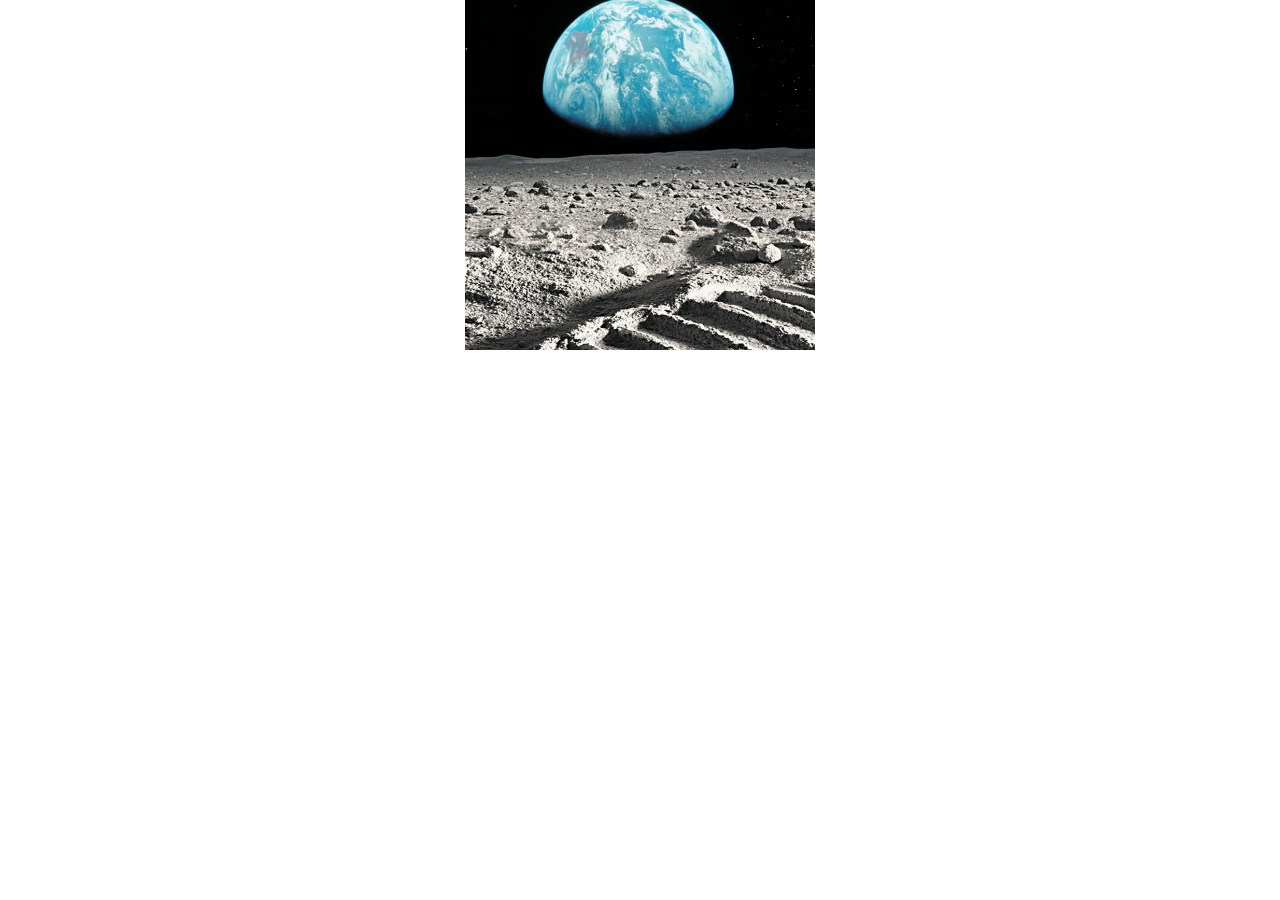
<file: etiquetadas.html>
<!DOCTYPE html>
<html lang="en">
<head>
    <meta charset="UTF-8">
    <meta http-equiv="X-UA-Compatible" content="IE=edge">
    <meta name="viewport" content="width=device-width, initial-scale=1.0">
    <link rel="stylesheet" href="./style.css">
    <link rel="stylesheet" href="https://cdnjs.cloudflare.com/ajax/libs/font-awesome/6.1.1/css/all.min.css">
    <title>Document</title>
</head>
<body>
    <div class="flex gap-img contenedor-img">
        <article class="publicaciones-tamaño">
            <div class="heart">
                <div class="alineacion-reels">
                    <i class="fa-solid fa-heart clicker"></i>
                    <p class="font-reels">13</p>
                </div>
                <div class="alineacion-reels">
                    <i class="fa-solid fa-comment clicker"></i>
                    <p class="font-reels">5</p>
                </div>
            </div>
            <img class="imagenes-publi" src="./imagenes/fondo2.jpg" alt="">
        </article>

    </div>
</body>
</html>
</file>
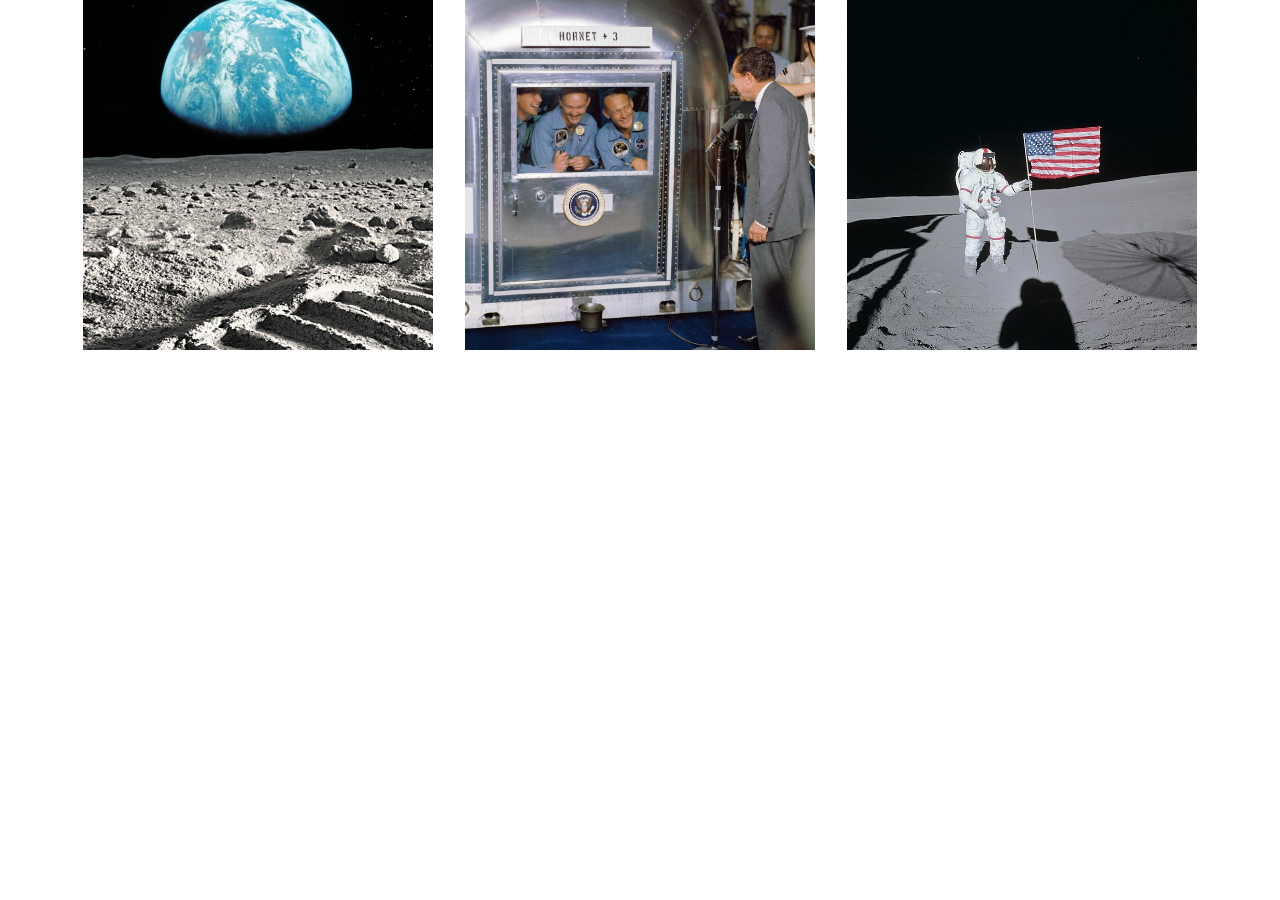
<file: guardado.html>
<!DOCTYPE html>
<html lang="en">
<head>
    <meta charset="UTF-8">
    <meta http-equiv="X-UA-Compatible" content="IE=edge">
    <meta name="viewport" content="width=device-width, initial-scale=1.0">
    <link rel="stylesheet" href="./style.css">
    <link rel="stylesheet" href="https://cdnjs.cloudflare.com/ajax/libs/font-awesome/6.1.1/css/all.min.css">
    <title>Guardado</title>
</head>
<body>
    <div class="flex gap-img contenedor-img">
        <article class="publicaciones-tamaño">
            <div class="heart">
                <div class="alineacion-reels">
                    <i class="fa-solid fa-heart clicker"></i>
                    <p class="font-reels">34</p>
                </div>
                <div class="alineacion-reels">
                    <i class="fa-solid fa-comment clicker"></i>
                    <p class="font-reels">15</p>
                </div>
            </div>
            <img class="imagenes-publi" src="./imagenes/fondo2.jpg" alt="">
        </article>

        <article class="publicaciones-tamaño">
            <div class="heart">
                <div class="alineacion-reels">
                    <i class="fa-solid fa-heart clicker"></i>
                    <p class="font-reels">325</p>
                </div>
                <div class="alineacion-reels">
                    <i class="fa-solid fa-comment clicker"></i>
                    <p class="font-reels">192</p>
                </div>
            </div>
            <img class="imagenes-publi" src="./imagenes/apolo11 cuarentena.jpg" alt="">
        </article>

        <article class="publicaciones-tamaño">
            <div class="heart">
                <div class="alineacion-reels">
                    <i class="fa-solid fa-heart clicker"></i>
                    <p class="font-reels">679</p>
                </div>
                <div class="alineacion-reels">
                    <i class="fa-solid fa-comment clicker"></i>
                    <p class="font-reels">32</p>
                </div>
            </div>
            <img class="imagenes-publi" src="./imagenes/Apollo_14.jpg" alt="">
        </article>
    </div>
</body>
</html>
</file>
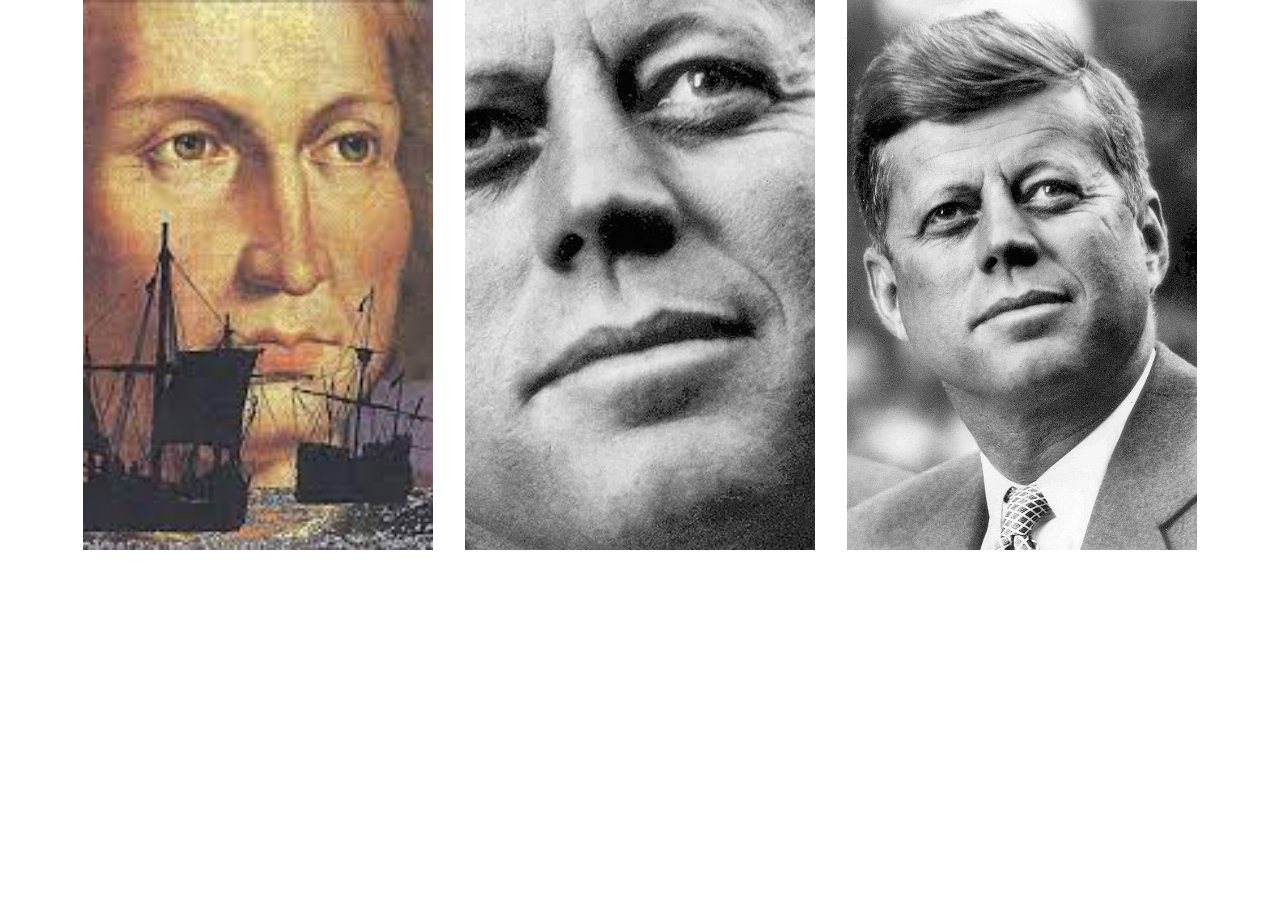
<file: igtv.html>
<!DOCTYPE html>
<html lang="en">

<head>
    <meta charset="UTF-8">
    <meta http-equiv="X-UA-Compatible" content="IE=edge">
    <meta name="viewport" content="width=device-width, initial-scale=1.0">
    <link rel="stylesheet" href="./style.css">
    <link rel="stylesheet" href="https://cdnjs.cloudflare.com/ajax/libs/font-awesome/6.1.1/css/all.min.css">
    <title>Document</title>
</head>

<body>
    <div class="flex gap-img contenedor-img">
        <article class="reels-tamaño">
            <div class="heart">
                <div class="alineacion-reels">
                    <i class="fa-solid fa-heart clicker"></i>
                    <p class="font-reels">77</p>
                </div>
                <div class="alineacion-reels">
                    <i class="fa-solid fa-comment clicker"></i>
                    <p class="font-reels">1500</p>
                </div>
            </div>
            <div class="imagenes-reels">
                <img src="./imagenes/encontre.jpg" alt="">
            </div>
        </article>

        <article class="reels-tamaño">
            <div class="heart">
                <div class="alineacion-reels">
                    <i class="fa-solid fa-heart clicker"></i>
                    <p class="font-reels">85</p>
                </div>
                <div class="alineacion-reels">
                    <i class="fa-solid fa-comment clicker"></i>
                    <p class="font-reels">69</p>
                </div>
            </div>
            <div class="imagenes-reels">
                <img src="./imagenes/kenedyperfil.jpg" alt="">
            </div>
        </article>

        <article class="reels-tamaño">
            <div class="heart">
                <div class="alineacion-reels">
                    <i class="fa-solid fa-heart clicker"></i>
                    <p class="font-reels">32</p>
                </div>
                <div class="alineacion-reels">
                    <i class="fa-solid fa-comment clicker"></i>
                    <p class="font-reels">52</p>
                </div>
            </div>
            <div class="imagenes-reels">
                <img src="./imagenes/kenedy.jpg" alt="">
            </div>
        </article>
    </div>
</body>

</html>
</file>
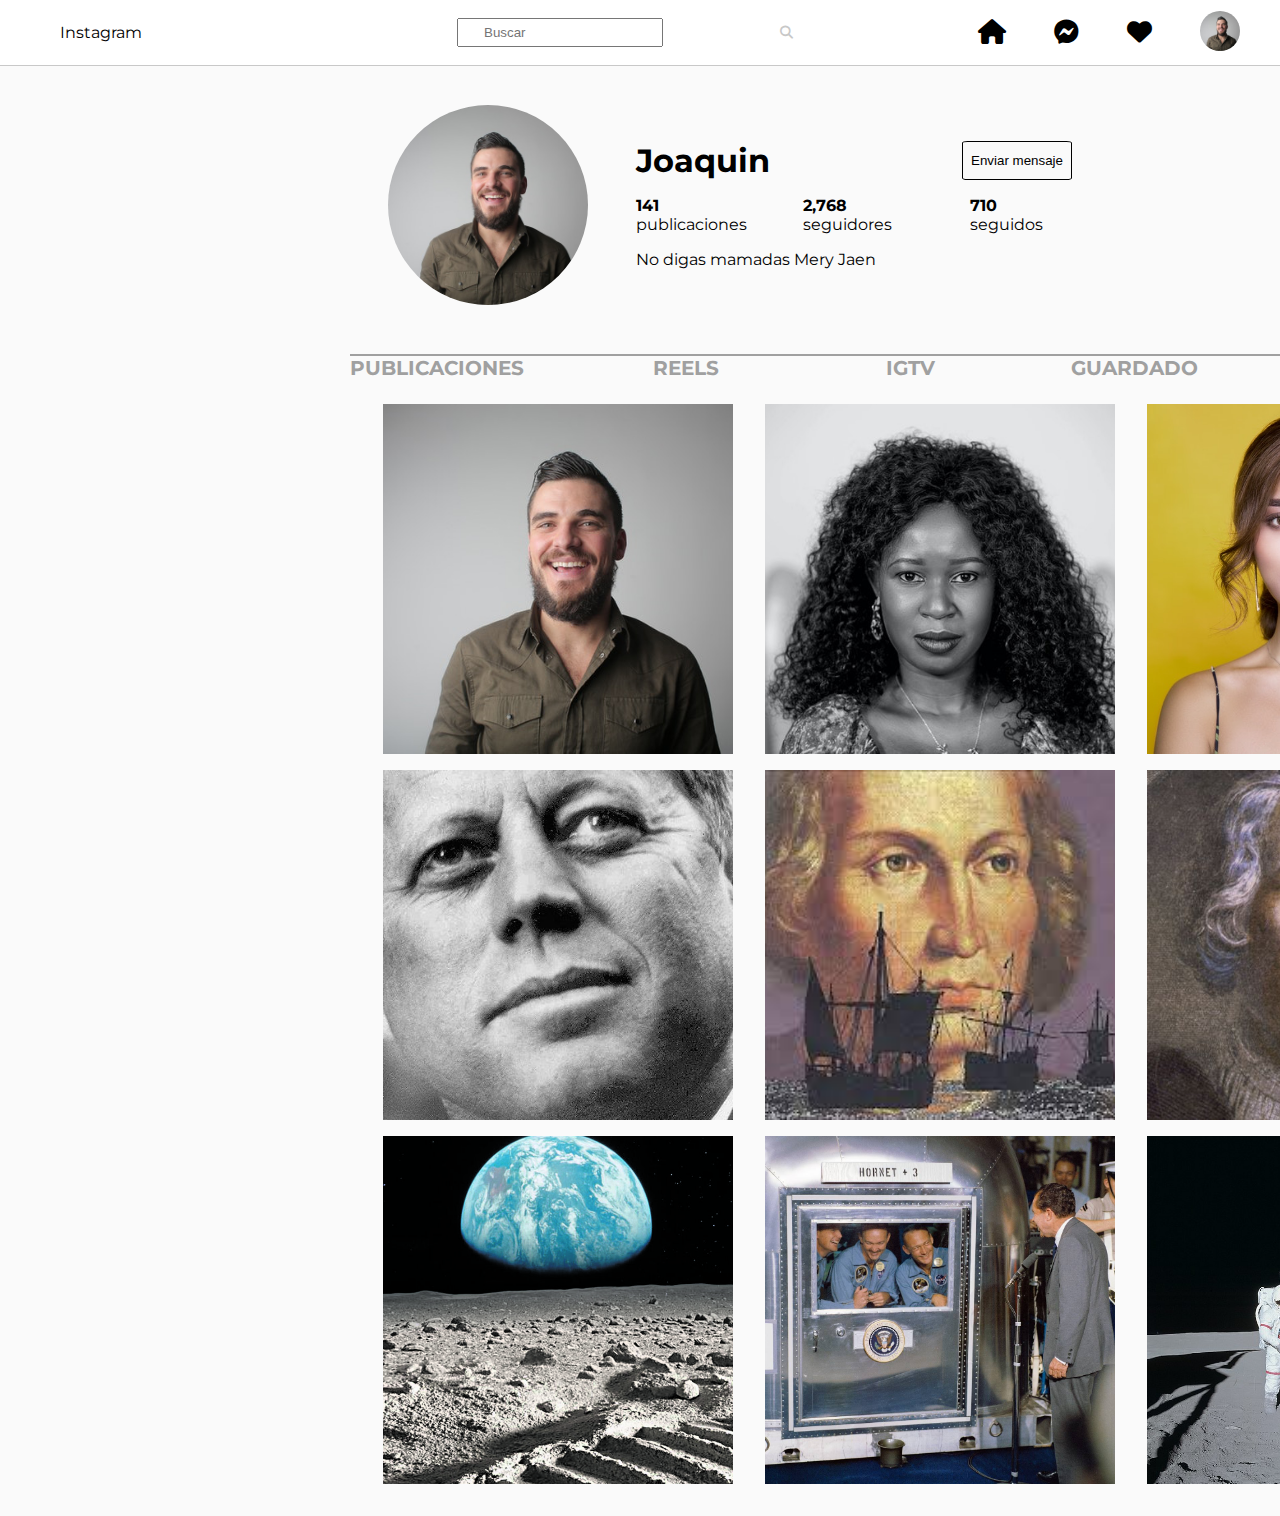
<file: perfil.html>
<!DOCTYPE html>
<html lang="es">

<head>
    <meta charset="UTF-8">
    <meta http-equiv="X-UA-Compatible" content="IE=edge">
    <meta name="viewport" content="width=device-width, initial-scale=1.0">
    <title>Perfil</title>
    <link rel="stylesheet" href="./style.css">
    <link rel="stylesheet" href="https://cdnjs.cloudflare.com/ajax/libs/font-awesome/6.1.1/css/all.min.css">
    <link href="https://fonts.googleapis.com/css2?family=Montserrat:ital,wght@0,100;0,200;0,300;1,100;1,200;1,300&display=swap" rel="stylesheet">
</head>

<body>
    <!--Cabezera-->

    <header class="cabeza margin-cabezera">
        <a class="hypervinculos" href="./index.html"><p class="clicker">Instagram</p></a>
        <div class="center">
            <i class="fa-solid fa-magnifying-glass lupa"></i>
            <input class="border buscador-principal" type="buscador" placeholder="Buscar">
        </div>
        <div class="gap-cabezera">
            <a href="./index.html"><i class="fa-solid fa-house iconos-cabezera clicker hypervinculos"></i></a>
            <i class="fa-brands fa-facebook-messenger iconos-cabezera clicker"></i>
            <i class="fa-solid fa-heart iconos-cabezera clicker"></i>
            <a href="./perfil.html"><img class="tamaño-perfil-foto clicker" src="./imagenes/josema.jpg" alt=""></a>
        </div>
    </header>

    <main class=" background2 padding-cuerpo">
        
        <!--Perfil-->

        <div class="tamaño-perfil gap-img flex-column">
            <div class="flex caja-perfil">
                <img class="tamaño-foto-principal" src="./imagenes/josema.jpg" alt="">
                <div class="flex-colmn caja-datos">
                    <div class="flex nombre-perfil">
                        <h1 class="tamaño-nombre">Joaquin</h1>
                        <button class="enviar-mensaje clicker">Enviar mensaje</button>
                    </div>
                    <div class="flex datos-usuario">
                        <p><b>141</b> publicaciones</p>
                        <p><b>2,768</b> seguidores</p>
                        <p> <b>710</b> seguidos</p>
                    </div>
                    <div class="flex">
                        <p>No digas mamadas Mery Jaen</p>
                    </div>
                </div>
            </div>

            <!--Menu-->

            <div class="flex contenedor-h1">
                <a class="hypervinculos h1 line-up-zero tamaño-h1 h1-izquierda" href="./publicaciones.html" target="omega"><h1>PUBLICACIONES</h1></a>
                <a class="hypervinculos h1 line-up-zero tamaño-h1 h1-centro" href="./reels.html" target="omega"><h1>REELS</h1></a>
                <a class="hypervinculos h1 line-up-zero tamaño-h1 h1-centro" href="./igtv.html" target="omega"><h1>IGTV</h1></a>
                <a class="hypervinculos h1 line-up-zero tamaño-h1 h1-centro" href="./guardado.html" target="omega"><h1>GUARDADO</h1></a>
                <a class="hypervinculos h1 line-up-zero tamaño-h1 h1-derecho" href="./etiquetadas.html" target="omega"><h1>ETIQUETADAS</h1></a>
            </div>
            <iframe class="zero" name="omega" src="./publicaciones.html" scrolling="no" frameborder="0"></iframe>

        </div>
    </main>
</body>

</html>
</file>
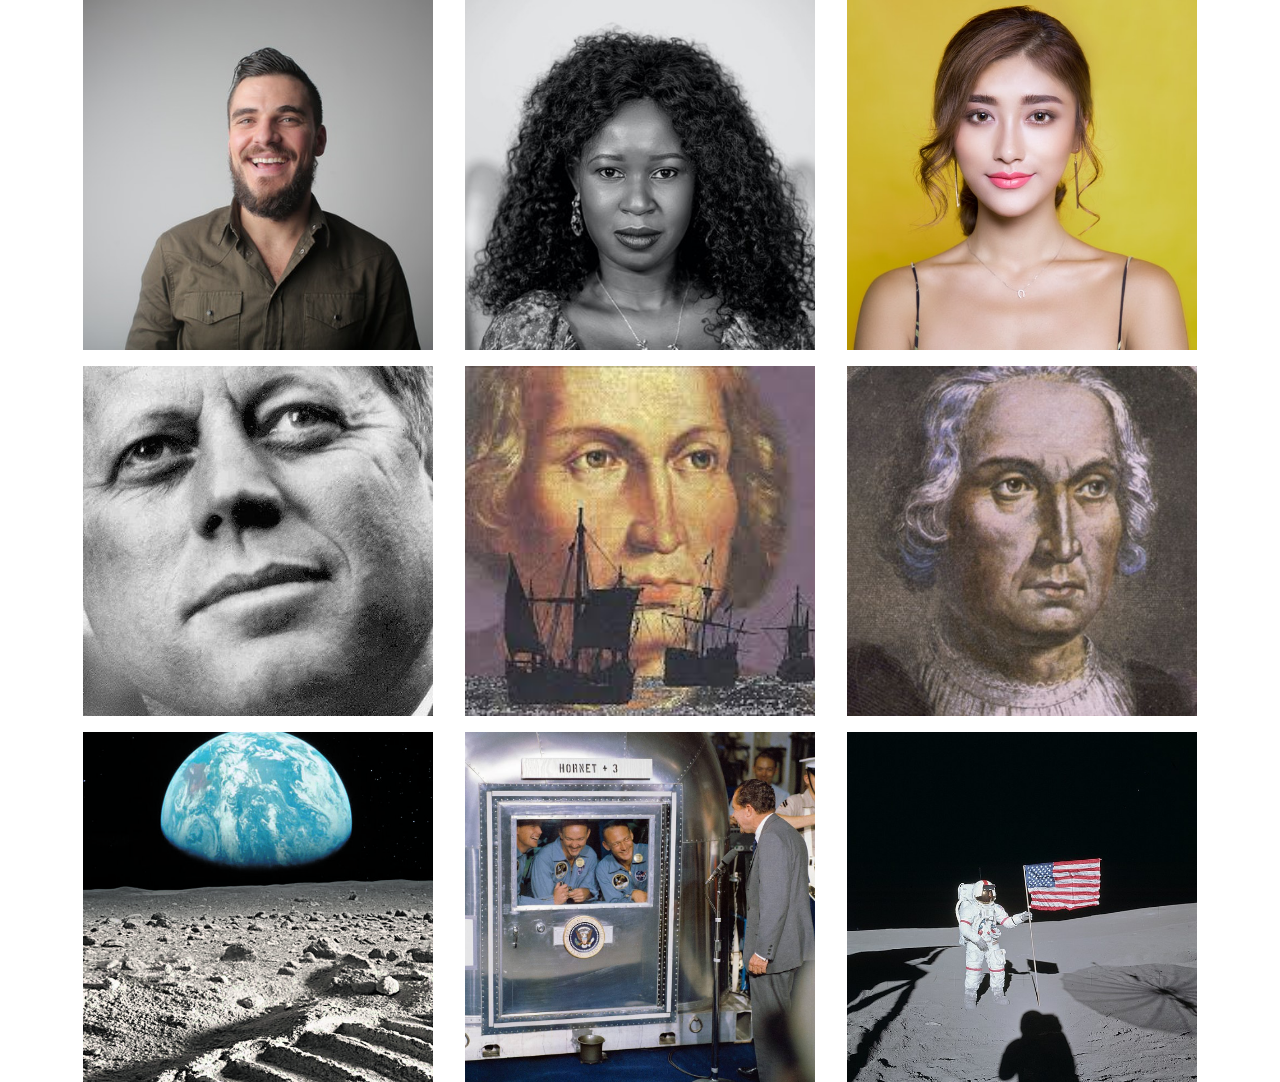
<file: publicaciones.html>
<!DOCTYPE html>
<html lang="es">
<head>
    <meta charset="UTF-8">
    <meta http-equiv="X-UA-Compatible" content="IE=edge">
    <meta name="viewport" content="width=device-width, initial-scale=1.0">
    <link rel="stylesheet" href="./style.css">
    <link rel="stylesheet" href="https://cdnjs.cloudflare.com/ajax/libs/font-awesome/6.1.1/css/all.min.css">
    <title>Publicaciones</title>
</head>
<body>
    <main class="flex-column gap tamaño-menus">
        <div class="flex gap-img contenedor-img">
            <article class="publicaciones-tamaño">
                <div class="heart">
                    <div class="alineacion-reels">
                        <i class="fa-solid fa-heart clicker"></i>
                        <p class="font-reels">1987</p>
                    </div>
                    <div class="alineacion-reels">
                        <i class="fa-solid fa-comment clicker"></i>
                        <p class="font-reels">32</p>
                    </div>
                </div>
                <img class="imagenes-publi" src="./imagenes/josema.jpg" alt="">
            </article>

            <article class="publicaciones-tamaño">
                <div class="heart">
                    <div class="alineacion-reels">
                        <i class="fa-solid fa-heart clicker"></i>
                        <p class="font-reels">37</p>
                    </div>
                    <div class="alineacion-reels">
                        <i class="fa-solid fa-comment clicker"></i>
                        <p class="font-reels">8</p>
                    </div>
                </div>
                <img class="imagenes-publi" src="./imagenes/africa.jpg" alt="">
            </article>

            <article class="publicaciones-tamaño">
                <div class="heart">
                    <div class="alineacion-reels">
                        <i class="fa-solid fa-heart clicker"></i>
                        <p class="font-reels">35</p>
                    </div>
                    <div class="alineacion-reels">
                        <i class="fa-solid fa-comment clicker"></i>
                        <p class="font-reels">22</p>
                    </div>
                </div>
                <img class="imagenes-publi" src="./imagenes/paco.jpg" alt="">
            </article>
        </div>

        <div class="flex gap-img contenedor-img">
            <article class="publicaciones-tamaño">
                <div class="heart">
                    <div class="alineacion-reels">
                        <i class="fa-solid fa-heart clicker"></i>
                        <p class="font-reels">76</p>
                    </div>
                    <div class="alineacion-reels">
                        <i class="fa-solid fa-comment clicker"></i>
                        <p class="font-reels">47</p>
                    </div>
                </div>
                <img class="imagenes-publi" src="./imagenes/kenedyperfil.jpg" alt="">
            </article>

            <article class="publicaciones-tamaño">
                <div class="heart">
                    <div class="alineacion-reels">
                        <i class="fa-solid fa-heart clicker"></i>
                        <p class="font-reels">187</p>
                    </div>
                    <div class="alineacion-reels">
                        <i class="fa-solid fa-comment clicker"></i>
                        <p class="font-reels">32</p>
                    </div>
                </div>
                <img class="imagenes-publi" src="./imagenes/encontre.jpg" alt="">
            </article>

            <article class="publicaciones-tamaño">
                <div class="heart">
                    <div class="alineacion-reels">
                        <i class="fa-solid fa-heart clicker"></i>
                        <p class="font-reels">68</p>
                    </div>
                    <div class="alineacion-reels">
                        <i class="fa-solid fa-comment clicker"></i>
                        <p class="font-reels">1</p>
                    </div>
                </div>
                <img class="imagenes-publi" src="./imagenes/Cristobal.jpg" alt="">
            </article>
        </div>

        <div class="flex gap-img contenedor-img">
            <article class="publicaciones-tamaño">
                <div class="heart">
                    <div class="alineacion-reels">
                        <i class="fa-solid fa-heart clicker"></i>
                        <p class="font-reels">97</p>
                    </div>
                    <div class="alineacion-reels">
                        <i class="fa-solid fa-comment clicker"></i>
                        <p class="font-reels">0</p>
                    </div>
                </div>
                <img class="imagenes-publi" src="./imagenes/fondo2.jpg" alt="">
            </article>

            <article class="publicaciones-tamaño">
                <div class="heart">
                    <div class="alineacion-reels">
                        <i class="fa-solid fa-heart clicker"></i>
                        <p class="font-reels">74</p>
                    </div>
                    <div class="alineacion-reels">
                        <i class="fa-solid fa-comment clicker"></i>
                        <p class="font-reels">13</p>
                    </div>
                </div>
                <img class="imagenes-publi" src="./imagenes/apolo11 cuarentena.jpg" alt="">
            </article>

            <article class="publicaciones-tamaño">
                <div class="heart">
                    <div class="alineacion-reels">
                        <i class="fa-solid fa-heart clicker"></i>
                        <p class="font-reels">42</p>
                    </div>
                    <div class="alineacion-reels">
                        <i class="fa-solid fa-comment clicker"></i>
                        <p class="font-reels">2</p>
                    </div>
                </div>
                <img class="imagenes-publi" src="./imagenes/Apollo_14.jpg" alt="">
            </article>
        </div>
    </main>
</body>
</html>
</file>
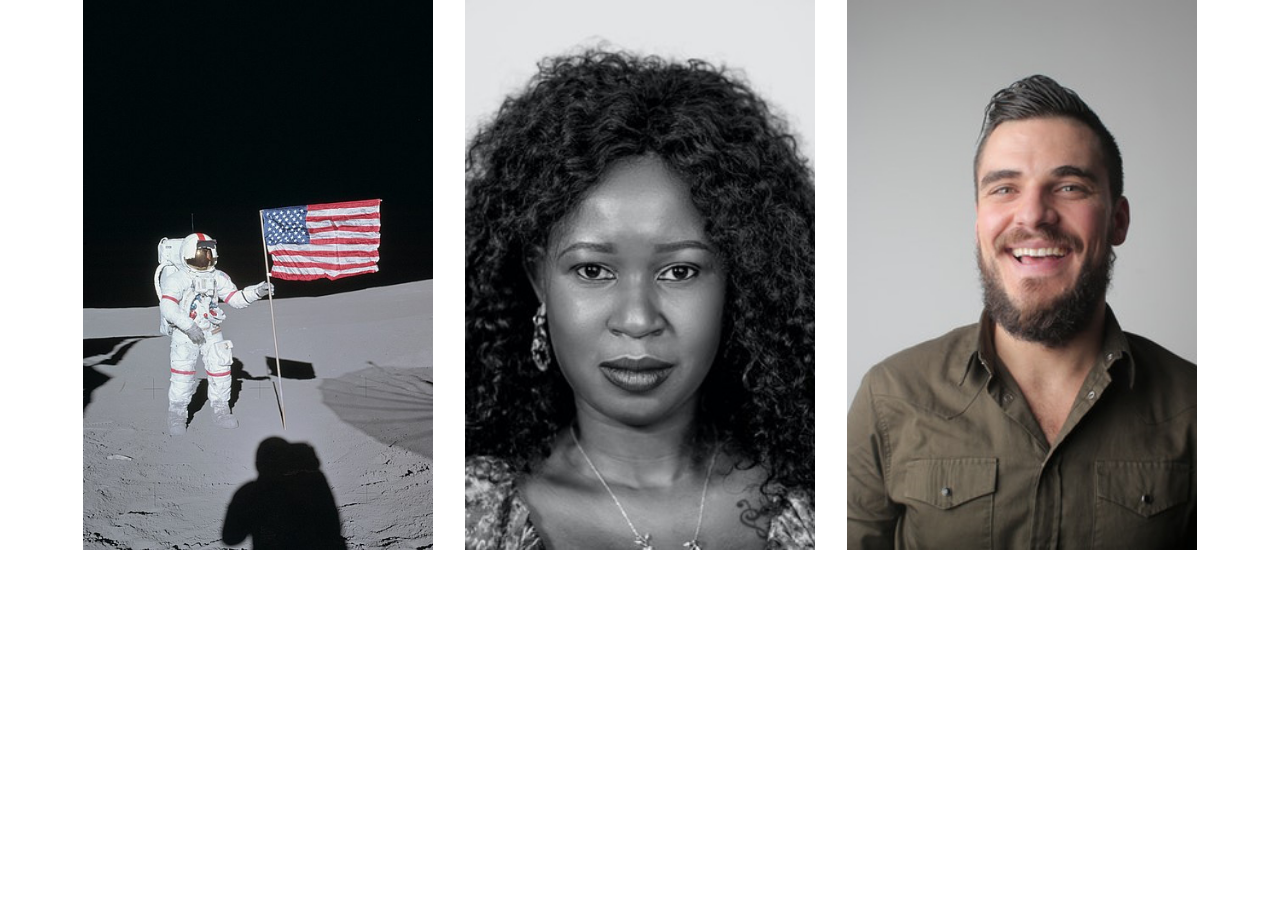
<file: reels.html>
<!DOCTYPE html>
<html lang="en">

<head>
    <meta charset="UTF-8">
    <meta http-equiv="X-UA-Compatible" content="IE=edge">
    <meta name="viewport" content="width=device-width, initial-scale=1.0">
    <link rel="stylesheet" href="./style.css">
    <link rel="stylesheet" href="https://cdnjs.cloudflare.com/ajax/libs/font-awesome/6.1.1/css/all.min.css">
    <title>Document</title>
</head>

<body>
    <div class="flex gap-img contenedor-img">
        <article class="reels-tamaño">
            <div class="heart">
                <div class="alineacion-reels">
                    <i class="fa-solid fa-heart clicker"></i>
                    <p class="font-reels">9</p>
                </div>
                <div class="alineacion-reels">
                    <i class="fa-solid fa-comment clicker"></i>
                    <p class="font-reels">5</p>
                </div>
            </div>
            <div class="imagenes-reels">
                <img src="./imagenes/Apollo_14.jpg" alt="">
            </div>
        </article>

        <article class="reels-tamaño">
            <div class="heart">
                <div class="alineacion-reels">
                    <i class="fa-solid fa-heart clicker"></i>
                    <p class="font-reels">62</p>
                </div>
                <div class="alineacion-reels">
                    <i class="fa-solid fa-comment clicker"></i>
                    <p class="font-reels">28</p>
                </div>
            </div>
            <div class="imagenes-reels">
                <img src="./imagenes/africa.jpg" alt="">
            </div>
        </article>

        <article class="reels-tamaño">
            <div class="heart">
                <div class="alineacion-reels">
                    <i class="fa-solid fa-heart clicker"></i>
                    <p class="font-reels">14</p>
                </div>
                <div class="alineacion-reels">
                    <i class="fa-solid fa-comment clicker"></i>
                    <p class="font-reels">8</p>
                </div>
            </div>
            <div class="imagenes-reels">
                <img src="./imagenes/josema.jpg" alt="">
            </div>
        </article>
    </div>
</body>

</html>
</file>
<file: style.css>
*{
    margin: 0%;
    padding: 0%;
}

body{
    font-family: 'Montserrat', sans-serif;
}

.cabeza{
    display: flex;
    align-items: center;
    justify-content: center;
    gap: 0rem;
    height: 65px;
    border-bottom: 1px #C8C8C8 solid;
    width: 100%;
    position:fixed;
    background-color: white;
}

.margin-cabezera{
    padding-left: 60px;
}

.margin-top{
    margin-top: 20px;
}

.iconos-cabezera{
    font-size: 25px;
}

.gap-cabezera{
    display: flex;
    align-items: center;
    gap: 3rem;
    padding-right: 100px;
}

.hypervinculos{
    text-decoration: none;
    color: black;
}

.historias{
    display: flex;
    border: 1px #C8C8C8 solid;
    height: 130px;
    align-items: center;
    justify-content: center;
    gap: 1rem;
    width: 38%;
    border-radius: 3px;
}

.fotos-historias{
    height: 70px;
    border-radius: 50%;
}

.fotos-laterales{
    height: 60px;
    border-radius: 50%;
}

.fotos-laterales-princi{
    height: 70px;
    border-radius: 50%;
    background-color: white;
}

.center{
    align-items: center;
    justify-content: center;
    margin: 0% auto;
    display: flex;
}

.centrador{
    display: flex;
    align-items: start;
    justify-content: center;
}

.texto-lateral-principal{
    width: 180px;
}

.texto-lateral{
    width: 200px;
}

.cuadro{
    display: flex;
    width: 38%;
    justify-content: center;
    align-items: center;
    margin: 0 auto;
}

.buscador-principal{
    height: 25px;
    padding-left: 25px;
    outline: none;
}

.lupa{
    font-size: 13px;
    position: absolute;
    left: 780px;
    color: #C8C8C8;
}

.borde{
    border: 1px #C8C8C8 solid;
    border-radius: 3px;
}

.flex{
    display: flex;
}

.padding{
    padding-right: 224px;
}

.flex-column{
    display: flex;
    flex-direction: column;
}

.left{
    display: flex;
    justify-content: left;
    gap: 12px;
}

.right{
    display: flex;
    justify-content: right;
}

.img{
    display:flex;
    justify-content: center;
    width: 640px;
    height: 645px;
    object-fit: cover;
}

.imagenes-publi{
    height: 350px;
    width:  350px;
    object-fit: cover;
}

.reels-tamaño{
    position: relative;
    overflow: hidden;
    display: flex;
    height: 550px;
    width:  350px;
}

.publicaciones-tamaño{
    position: relative;
    overflow: hidden;
    display: flex;
    height: 350px;
    width:  350px;
    object-fit: cover;
}

.imagenes-reels{
    height: 550px;
    width:  350px;
    object-fit: cover;
    display: flex;
    justify-content: center;
    margin: 0 auto;
}

.heart{
    position: absolute;
    color: white;
    background-color: rgba(0, 0, 0, 0.4);
    display: flex;
    gap: 2rem;
    align-items: center;
    justify-content: center;
    font-size: 35px;
    left: 0px;
    top: 0px;
    height: 100%;
    width: 100%;
    opacity: 0;
}


.heart:hover{
    opacity: 1;
}

.gap{
    gap: 1rem;
}

.gap-img{
    gap: 2rem;
}

.mini-gap{
    gap: 5px;
}

.margin-zona-de-comentarios{
    margin: 0 10px;
}

.margin-comentarios{
    margin-left: 8px;
}

.padding-cuerpo{
    padding: 5rem 0 2rem 0;
}

.tamaño-nombre{
    width: 150px;
}

.between{
    width: 97%;
    justify-content: space-between;
}

.altura{
    height: 50px;
    align-items: center;
}

.gris{
    color: gray;
}

.descripcion-años{
    font-size: 13px;
}

.gris-claro{
    color: #C8C8C8;
}

.alineacion{
    display: flex;
    align-items: center;
    justify-content: center;
}

.alineacion-reels{
    display:flex; 
    gap:10px; 
    align-items:center;
}

.tamaño-perfil-foto{
    height: 40px;
    border-radius: 50%;
}

.tamaño-foto-principal{
    height: 200px;
    border-radius: 50%;
}

.clicker{
    cursor: pointer; 
}

.historia-texto{
    font-size: 14px;
}

.historia:hover{
    font-size: 14px;
    color: #A0A0A0;
    transition: 500ms;
}

.fotos-historias:hover,
.fotos-laterales:hover,
.fotos-laterales-princi:hover{
    box-shadow: 0rem 0rem 1rem 0rem purple;
    transition: 750ms;
}

.texto-lateral-bajo:hover{
    color: #464545;
    transition: 500ms;
}

.tamaño-comentarios{
    width: 100%;
    gap: 10px;
    margin-top: 10px ;
    height: 5%;
}

.comentarios{
    width: 79%;
    border: none;
}

.comentarios:focus{
    outline: none;
    border: none;
}

.boton{
    border: none;
    background-color: white;
    color: #3898F3;
    font-size: 15px;
}

.boton:hover{
    color: #0a5daa;
}

.barra-lateral{
    position: fixed;
    top: 100px;
    right: 300px;
}

.background3{
    background-color: #C8C8C8;
}

.background-cuadro{
    background-color: white;
}

.background2{
    background-color: #FAFAFA;
}

.tamaño-perfil{
    display: flex;
    margin: 0 350px;
}

.caja-perfil{
    height: 250px;
    align-items: center;
    gap: 3rem;
    margin-left: 38px;
}

.nombre-perfil{
    gap: 11rem;
}

.datos-usuario{
    gap: 2rem
}

.caja-datos{
    display: flex;
    flex-direction: column;
    gap: 1rem;
}

.enviar-mensaje{
    width: 110px;
    background-color: transparent;
    border: 1px, black, solid;
    border-radius: 5%;
}


.line-up-zero{
    border-top: 2px solid #A0A0A0;
}

.line-up-zero:hover{
    border-top: 3px solid rgb(133, 125, 125);
    color: rgb(133, 125, 125);
}

.line-up-zero:focus{
    border-top: 3px solid black;
    color: black;
}

.contenedor-h1{
    display: flex;
    height: 10px;
    width: 1120px;
    align-items: center;
    margin: 0% auto;
}

.contenedor-img{
    display: flex;
    justify-content: center;
    align-items: center;
}

.tamaño-menus{
    width: 1180px;
    justify-content: center;
    align-items: center;
    margin: 0% auto;
}

.zero{
    height: 120vh; 
    width: 1180px;
    margin: 0% auto;
}

.h1{
    font-size: 13px;
}

.tamaño-h1{
    width: 229px;
    font-size: 10px;
}

.font-reels{
    font: 20px;
}

.h1-izquierda{
    display: flex;
    justify-content: left;
    color: #A0A0A0;
}

.h1-centro{
    display: flex;
    justify-content: center;
    color: #A0A0A0;
}

.h1-derecho{
    display: flex;
    justify-content: right;
    color: #A0A0A0;
}
</file>
